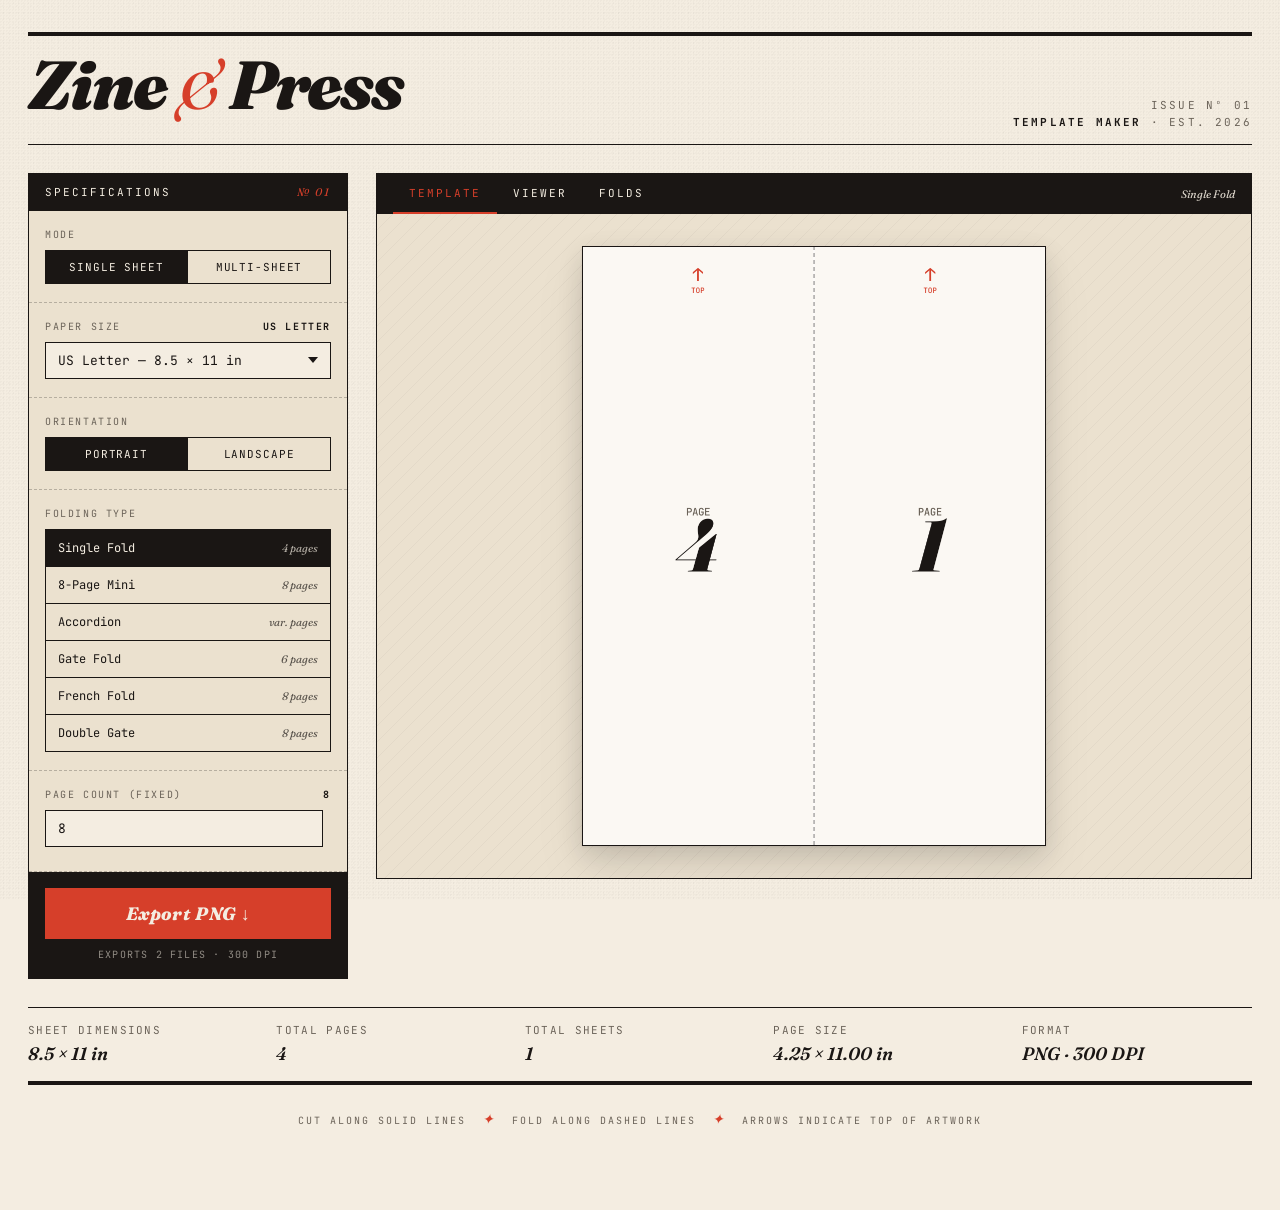
<file: Zine (3).html>
<!DOCTYPE html>
<html lang="en">
<head>
<meta charset="UTF-8" />
<meta name="viewport" content="width=device-width, initial-scale=1.0"/>
<title>Zine Press · Template Maker</title>
<link rel="preconnect" href="https://fonts.googleapis.com">
<link rel="preconnect" href="https://fonts.gstatic.com" crossorigin>
<link href="https://fonts.googleapis.com/css2?family=Fraunces:opsz,wght@9..144,400;9..144,600;9..144,800;9..144,900&family=JetBrains+Mono:wght@400;500;700&display=swap" rel="stylesheet">
<style>
  :root {
    --ink: #1a1614;
    --paper: #f4ede1;
    --paper-2: #ebe1cf;
    --rule: #1a1614;
    --accent: #d63f2a;
    --accent-2: #2d5d3f;
    --muted: #6b6359;
  }

  * { box-sizing: border-box; margin: 0; padding: 0; }

  /* kill mobile tap-highlight rectangle and stuck focus boxes */
  button {
    -webkit-tap-highlight-color: transparent;
  }
  button:focus { outline: none; }
  button:focus-visible { outline: 2px solid var(--accent); outline-offset: 2px; }

  /* Mobile-only: disable :hover states so they don't stick after taps,
     which on Chrome mobile can leave a "ghost" of the button visible. */
  @media (hover: none) {
    .seg button:hover { background: transparent !important; }
    .fold-list button:hover { background: transparent !important; }
    .count-toggle button:hover { background: transparent !important; }
    .template-nav button:hover:not(:disabled) { background: var(--paper) !important; color: var(--ink) !important; }
    .export-btn:hover { background: var(--accent) !important; transform: none !important; }
  }

  html, body {
    background: var(--paper);
    color: var(--ink);
    font-family: 'JetBrains Mono', monospace;
    font-size: 14px;
    line-height: 1.5;
    min-height: 100vh;
  }

  body::before {
    content: '';
    position: fixed;
    inset: 0;
    pointer-events: none;
    background-image:
      radial-gradient(circle at 20% 30%, rgba(0,0,0,0.02) 1px, transparent 1px),
      radial-gradient(circle at 70% 60%, rgba(0,0,0,0.025) 1px, transparent 1px),
      radial-gradient(circle at 40% 80%, rgba(0,0,0,0.015) 1px, transparent 1px);
    background-size: 3px 3px, 5px 5px, 7px 7px;
    z-index: 1;
    mix-blend-mode: multiply;
  }

  .app {
    position: relative;
    z-index: 2;
    max-width: 1400px;
    margin: 0 auto;
    padding: 32px 28px 80px;
  }

  /* ===== HEADER ===== */
  header {
    border-top: 4px solid var(--ink);
    border-bottom: 1px solid var(--ink);
    padding: 18px 0 14px;
    margin-bottom: 28px;
    display: flex;
    align-items: baseline;
    justify-content: space-between;
    flex-wrap: wrap;
    gap: 12px;
  }

  .masthead {
    font-family: 'Fraunces', serif;
    font-weight: 900;
    font-size: clamp(38px, 7vw, 68px);
    letter-spacing: -0.03em;
    line-height: 0.9;
    font-style: italic;
  }
  .masthead .amp { font-weight: 400; font-style: italic; color: var(--accent); }

  .tagline {
    font-size: 11px;
    text-transform: uppercase;
    letter-spacing: 0.2em;
    color: var(--muted);
    text-align: right;
  }
  .tagline strong { color: var(--ink); }

  .grid {
    display: grid;
    grid-template-columns: 320px 1fr;
    gap: 28px;
    align-items: start;
  }
  @media (max-width: 880px) { .grid { grid-template-columns: 1fr; } }

  /* ===== CONTROLS ===== */
  .panel {
    background: var(--paper-2);
    border: 1px solid var(--ink);
    position: sticky;
    top: 20px;
  }
  /* Disable sticky on mobile - causes paint glitches and isn't useful on small screens */
  @media (max-width: 880px) {
    .panel { position: static; }
  }
  .panel-header {
    background: var(--ink);
    color: var(--paper);
    padding: 10px 16px;
    font-size: 11px;
    text-transform: uppercase;
    letter-spacing: 0.18em;
    display: flex;
    justify-content: space-between;
  }
  .panel-header .num {
    font-family: 'Fraunces', serif;
    font-style: italic;
    font-weight: 400;
    color: var(--accent);
  }

  .control-group {
    padding: 16px 16px 18px;
    border-bottom: 1px dashed rgba(26,22,20,0.25);
  }
  .control-group:last-of-type { border-bottom: none; }

  .control-label {
    font-size: 10px;
    text-transform: uppercase;
    letter-spacing: 0.16em;
    color: var(--muted);
    margin-bottom: 8px;
    display: flex;
    justify-content: space-between;
    align-items: baseline;
  }
  .control-label .value { color: var(--ink); font-weight: 700; }

  .seg { display: grid; gap: 0; border: 1px solid var(--ink); }
  .seg.cols-2 { grid-template-columns: 1fr 1fr; }
  .seg.cols-3 { grid-template-columns: 1fr 1fr 1fr; }
  .seg button {
    background: transparent;
    border: none;
    border-right: 1px solid var(--ink);
    padding: 9px 6px;
    font-family: inherit;
    font-size: 11px;
    text-transform: uppercase;
    letter-spacing: 0.08em;
    cursor: pointer;
    color: var(--ink);
    transition: background 0.15s;
  }
  .seg button:last-child { border-right: none; }
  .seg button:hover { background: rgba(26,22,20,0.06); }
  .seg button.active { background: var(--ink); color: var(--paper); }

  select, input[type="number"] {
    width: 100%;
    background: var(--paper);
    border: 1px solid var(--ink);
    padding: 9px 12px;
    font-family: inherit;
    font-size: 13px;
    color: var(--ink);
    cursor: pointer;
    appearance: none;
    -webkit-appearance: none;
    background-image: url("data:image/svg+xml;charset=utf-8,%3Csvg xmlns='http://www.w3.org/2000/svg' width='10' height='6' viewBox='0 0 10 6'%3E%3Cpath fill='%231a1614' d='M0 0l5 6 5-6z'/%3E%3C/svg%3E");
    background-repeat: no-repeat;
    background-position: right 12px center;
    padding-right: 30px;
  }
  input[type="number"] { background-image: none; padding-right: 12px; }

  .fold-list { display: flex; flex-direction: column; border: 1px solid var(--ink); }
  .fold-list button {
    background: transparent;
    border: none;
    border-bottom: 1px solid var(--ink);
    padding: 10px 12px;
    text-align: left;
    cursor: pointer;
    font-family: inherit;
    font-size: 12px;
    color: var(--ink);
    display: flex;
    justify-content: space-between;
    align-items: center;
    transition: background 0.15s;
  }
  .fold-list button:last-child { border-bottom: none; }
  .fold-list button:hover { background: rgba(26,22,20,0.06); }
  .fold-list button.active { background: var(--ink); color: var(--paper); }
  .fold-list button .pages {
    font-family: 'Fraunces', serif;
    font-style: italic;
    opacity: 0.7;
    font-size: 11px;
  }

  /* count-input row */
  .count-row {
    display: grid;
    grid-template-columns: 1fr auto;
    gap: 8px;
    align-items: stretch;
  }
  .count-toggle {
    display: flex;
    border: 1px solid var(--ink);
  }
  .count-toggle button {
    background: transparent;
    border: none;
    padding: 0 10px;
    font-family: inherit;
    font-size: 10px;
    text-transform: uppercase;
    letter-spacing: 0.1em;
    cursor: pointer;
    color: var(--ink);
    border-right: 1px solid var(--ink);
  }
  .count-toggle button:last-child { border-right: none; }
  .count-toggle button.active { background: var(--ink); color: var(--paper); }

  .count-helper {
    font-size: 10px;
    color: var(--muted);
    margin-top: 6px;
    font-style: italic;
    font-family: 'Fraunces', serif;
  }

  .export-zone { padding: 16px; background: var(--ink); }
  .export-btn {
    width: 100%;
    background: var(--accent);
    color: var(--paper);
    border: none;
    padding: 14px;
    font-family: 'Fraunces', serif;
    font-style: italic;
    font-weight: 800;
    font-size: 18px;
    letter-spacing: 0.02em;
    cursor: pointer;
  }
  .export-btn:hover { background: #b8331f; }
  .export-btn:active { background: #a02c1a; }
  .export-note {
    color: var(--paper);
    opacity: 0.55;
    font-size: 10px;
    text-transform: uppercase;
    letter-spacing: 0.12em;
    margin-top: 8px;
    text-align: center;
  }

  /* ===== STAGE ===== */
  .stage {
    background: var(--paper-2);
    border: 1px solid var(--ink);
    overflow: hidden;
  }
  .stage-header {
    background: var(--ink);
    color: var(--paper);
    padding: 0 16px;
    display: flex;
    justify-content: space-between;
    align-items: stretch;
    font-size: 11px;
    text-transform: uppercase;
    letter-spacing: 0.18em;
  }
  .tabs { display: flex; }
  .tabs button {
    background: transparent;
    color: var(--paper);
    border: none;
    padding: 12px 16px;
    font-family: inherit;
    font-size: 11px;
    text-transform: uppercase;
    letter-spacing: 0.18em;
    cursor: pointer;
    border-bottom: 2px solid transparent;
    transition: border-color 0.2s, color 0.2s;
  }
  .tabs button.active {
    border-bottom: 2px solid var(--accent);
    color: var(--accent);
  }
  .tabs button:hover:not(.active) { color: rgba(244,237,225,0.7); }

  .stage-meta {
    font-family: 'Fraunces', serif;
    font-style: italic;
    font-weight: 400;
    text-transform: none;
    letter-spacing: 0;
    color: var(--paper);
    opacity: 0.9;
    align-self: center;
  }
  .stage-meta .accent { color: var(--accent); }

  .canvas-wrap {
    padding: 32px;
    display: flex;
    flex-direction: column;
    align-items: center;
    justify-content: center;
    min-height: 500px;
    background:
      linear-gradient(135deg, transparent 49%, rgba(26,22,20,0.04) 49%, rgba(26,22,20,0.04) 51%, transparent 51%),
      var(--paper-2);
    background-size: 16px 16px;
  }
  canvas {
    background: white;
    box-shadow:
      0 1px 2px rgba(0,0,0,0.08),
      0 8px 24px rgba(0,0,0,0.12),
      0 24px 48px rgba(0,0,0,0.08);
    max-width: 100%;
    height: auto;
  }

  .template-nav {
    display: flex;
    gap: 12px;
    align-items: center;
    margin-top: 20px;
    font-size: 11px;
    text-transform: uppercase;
    letter-spacing: 0.12em;
    color: var(--muted);
  }
  .template-nav button {
    background: var(--paper);
    border: 1px solid var(--ink);
    width: 32px;
    height: 32px;
    font-family: inherit;
    font-size: 16px;
    cursor: pointer;
  }
  .template-nav button:hover:not(:disabled) { background: var(--ink); color: var(--paper); }
  .template-nav button:disabled { opacity: 0.3; cursor: not-allowed; }
  .template-nav .label strong {
    font-family: 'Fraunces', serif;
    font-style: italic;
    font-weight: 700;
    font-size: 16px;
    text-transform: none;
    letter-spacing: 0;
    color: var(--ink);
  }

  /* viewer */
  .viewer-wrap {
    padding: 28px;
    background: var(--paper-2);
    background-image:
      linear-gradient(135deg, transparent 49%, rgba(26,22,20,0.04) 49%, rgba(26,22,20,0.04) 51%, transparent 51%);
    background-size: 16px 16px;
  }
  .sheet-stack {
    display: flex;
    flex-direction: column;
    gap: 32px;
  }
  .sheet-row {
    display: grid;
    grid-template-columns: 1fr 1fr;
    gap: 24px;
  }
  @media (max-width: 700px) { .sheet-row { grid-template-columns: 1fr; } }
  .sheet-card {
    display: flex;
    flex-direction: column;
    align-items: center;
  }
  .sheet-label {
    font-size: 10px;
    text-transform: uppercase;
    letter-spacing: 0.18em;
    color: var(--muted);
    margin-bottom: 10px;
    display: flex;
    align-items: center;
    gap: 8px;
  }
  .sheet-label strong {
    font-family: 'Fraunces', serif;
    font-style: italic;
    font-weight: 700;
    font-size: 16px;
    text-transform: none;
    letter-spacing: 0;
    color: var(--ink);
  }
  .sheet-label .dot {
    width: 8px; height: 8px; border-radius: 50%;
    background: var(--accent);
  }
  .sheet-label .dot.back { background: var(--accent-2); }
  .sheet-card canvas { max-width: 100%; height: auto; }

  .sheet-divider {
    border: none;
    border-top: 1px dashed rgba(26,22,20,0.3);
    margin: 4px 0;
  }
  .sheet-group-label {
    font-family: 'Fraunces', serif;
    font-style: italic;
    font-weight: 700;
    font-size: 18px;
    color: var(--ink);
    text-align: center;
    margin-bottom: 8px;
    letter-spacing: -0.01em;
  }
  .sheet-group-label .small {
    font-family: 'JetBrains Mono', monospace;
    font-style: normal;
    font-weight: 500;
    font-size: 10px;
    text-transform: uppercase;
    letter-spacing: 0.18em;
    color: var(--muted);
    display: block;
    margin-top: 2px;
  }

  .legend {
    display: flex;
    flex-wrap: wrap;
    gap: 18px;
    padding: 14px 16px;
    background: var(--paper);
    border: 1px solid var(--ink);
    margin-top: 18px;
    font-size: 11px;
    text-transform: uppercase;
    letter-spacing: 0.1em;
    color: var(--muted);
  }
  .legend-item { display: flex; align-items: center; gap: 8px; }
  .legend-line { width: 28px; height: 0; border-top: 2px solid var(--ink); }
  .legend-line.fold { border-top: 1.5px dashed var(--ink); }
  .legend-line.cut { border-top: 2.5px solid var(--accent); }
  .legend-line.valley { border-top: 1.5px dashed var(--accent-2); }
  .legend-arrow {
    width: 14px; height: 14px;
    display: flex; align-items: center; justify-content: center;
    color: var(--accent);
    font-size: 14px;
  }

  .booklet-preview {
    background: var(--paper);
    border: 1px solid var(--ink);
    padding: 20px;
    margin-top: 20px;
  }
  .booklet-title {
    font-size: 10px;
    text-transform: uppercase;
    letter-spacing: 0.18em;
    color: var(--muted);
    margin-bottom: 14px;
    display: flex;
    align-items: center;
    gap: 8px;
  }
  .booklet-title strong {
    font-family: 'Fraunces', serif;
    font-style: italic;
    font-weight: 700;
    font-size: 16px;
    text-transform: none;
    letter-spacing: 0;
    color: var(--ink);
  }
  .booklet-pages { display: flex; flex-wrap: wrap; gap: 10px; }
  .mini-page {
    width: 60px;
    aspect-ratio: 0.7 / 1;
    background: white;
    border: 1px solid var(--ink);
    display: flex;
    flex-direction: column;
    align-items: center;
    justify-content: center;
    font-family: 'Fraunces', serif;
    font-style: italic;
    font-weight: 800;
    font-size: 22px;
    color: var(--ink);
    position: relative;
  }
  .mini-page::before {
    content: 'PAGE';
    position: absolute;
    top: 6px;
    font-family: 'JetBrains Mono', monospace;
    font-weight: 500;
    font-style: normal;
    font-size: 7px;
    letter-spacing: 0.1em;
    color: var(--muted);
  }

  /* ===== WIKI TAB ===== */
  .wiki-wrap {
    padding: 32px;
    background:
      linear-gradient(135deg, transparent 49%, rgba(26,22,20,0.04) 49%, rgba(26,22,20,0.04) 51%, transparent 51%),
      var(--paper-2);
    background-size: 16px 16px;
  }
  .wiki-intro {
    border-top: 2px solid var(--ink);
    border-bottom: 1px solid var(--ink);
    padding: 14px 0;
    margin-bottom: 28px;
    text-align: center;
  }
  .wiki-intro h2 {
    font-family: 'Fraunces', serif;
    font-style: italic;
    font-weight: 800;
    font-size: 28px;
    line-height: 1;
    letter-spacing: -0.02em;
    color: var(--ink);
  }
  .wiki-intro p {
    font-size: 11px;
    text-transform: uppercase;
    letter-spacing: 0.18em;
    color: var(--muted);
    margin-top: 6px;
  }

  .wiki-grid {
    display: grid;
    grid-template-columns: repeat(auto-fit, minmax(280px, 1fr));
    gap: 20px;
  }

  .wiki-card {
    background: var(--paper);
    border: 1px solid var(--ink);
    display: flex;
    flex-direction: column;
    overflow: hidden;
  }
  .wiki-card-header {
    background: var(--ink);
    color: var(--paper);
    padding: 10px 14px;
    display: flex;
    justify-content: space-between;
    align-items: baseline;
    border-bottom: 3px solid var(--accent);
  }
  .wiki-card-header .name {
    font-family: 'Fraunces', serif;
    font-style: italic;
    font-weight: 800;
    font-size: 20px;
    letter-spacing: -0.01em;
  }
  .wiki-card-header .meta {
    font-size: 9px;
    text-transform: uppercase;
    letter-spacing: 0.18em;
    color: var(--accent);
  }

  .wiki-diagram {
    background: #fbf8f3;
    padding: 18px 14px;
    border-bottom: 1px solid var(--ink);
    overflow-x: auto;
    -webkit-overflow-scrolling: touch;
  }
  .step-strip {
    display: flex;
    align-items: stretch;
    gap: 4px;
    min-width: min-content;
  }
  .step {
    display: flex;
    flex-direction: column;
    align-items: center;
    flex: 0 0 auto;
    width: 78px;
  }
  .step-svg {
    width: 78px;
    height: 78px;
    display: flex;
    align-items: center;
    justify-content: center;
    border: 1px solid rgba(26,22,20,0.15);
    background: white;
    margin-bottom: 6px;
  }
  .step-svg svg { display: block; max-width: 100%; max-height: 100%; }
  .step-label {
    font-family: 'JetBrains Mono', monospace;
    font-size: 8px;
    text-transform: uppercase;
    letter-spacing: 0.08em;
    color: var(--muted);
    text-align: center;
    line-height: 1.3;
    padding: 0 2px;
  }
  .step-label .num {
    font-family: 'Fraunces', serif;
    font-style: italic;
    font-weight: 700;
    font-size: 11px;
    color: var(--accent);
    text-transform: none;
    letter-spacing: 0;
    display: block;
    margin-bottom: 1px;
  }
  .step-arrow {
    display: flex;
    align-items: center;
    justify-content: center;
    width: 18px;
    flex: 0 0 auto;
    color: var(--accent);
    font-size: 16px;
    padding-bottom: 18px;
  }

  .wiki-body {
    padding: 16px 14px;
    flex: 1 1 auto;
    display: flex;
    flex-direction: column;
    gap: 12px;
  }
  .wiki-section {
    font-size: 12px;
    line-height: 1.6;
    color: var(--ink);
  }
  .wiki-section h4 {
    font-size: 9px;
    text-transform: uppercase;
    letter-spacing: 0.18em;
    color: var(--muted);
    font-weight: 500;
    margin-bottom: 4px;
  }
  .wiki-section ol {
    padding-left: 18px;
    font-size: 11.5px;
  }
  .wiki-section ol li { margin-bottom: 3px; }
  .wiki-tags {
    display: flex;
    flex-wrap: wrap;
    gap: 6px;
    padding-top: 8px;
    border-top: 1px dashed rgba(26,22,20,0.25);
  }
  .wiki-tag {
    font-size: 9px;
    text-transform: uppercase;
    letter-spacing: 0.12em;
    padding: 3px 8px;
    border: 1px solid var(--ink);
    background: var(--paper-2);
    color: var(--ink);
  }
  .wiki-tag.diff-easy { background: #e8f0e2; }
  .wiki-tag.diff-med { background: #f5ead0; }
  .wiki-tag.diff-hard { background: #f0d7d1; }
  .wiki-tag.use { background: var(--ink); color: var(--paper); border-color: var(--ink); }

  .wiki-section-title {
    grid-column: 1 / -1;
    font-family: 'Fraunces', serif;
    font-style: italic;
    font-weight: 700;
    font-size: 22px;
    color: var(--ink);
    margin-top: 16px;
    margin-bottom: -4px;
    border-bottom: 1px dashed rgba(26,22,20,0.3);
    padding-bottom: 8px;
  }
  .wiki-section-title:first-child { margin-top: 0; }

  /* ===== INFO STRIP ===== */
  .info-strip {
    margin-top: 28px;
    border-top: 1px solid var(--ink);
    border-bottom: 4px solid var(--ink);
    padding: 14px 0;
    display: grid;
    grid-template-columns: repeat(auto-fit, minmax(170px, 1fr));
    gap: 18px;
  }
  .info-item {
    font-size: 11px;
    text-transform: uppercase;
    letter-spacing: 0.12em;
    color: var(--muted);
  }
  .info-item strong {
    display: block;
    font-family: 'Fraunces', serif;
    font-style: italic;
    font-weight: 600;
    font-size: 18px;
    text-transform: none;
    letter-spacing: 0;
    color: var(--ink);
    margin-top: 2px;
  }

  footer {
    margin-top: 24px;
    text-align: center;
    font-size: 10px;
    text-transform: uppercase;
    letter-spacing: 0.2em;
    color: var(--muted);
  }
  footer .ornament {
    font-family: 'Fraunces', serif;
    font-style: italic;
    font-size: 14px;
    color: var(--accent);
    margin: 0 8px;
  }

  .hidden { display: none !important; }

  /* ==========================================================
     MOBILE-FIRST RESPONSIVE TUNING
     ========================================================== */

  /* Tablet / smaller laptop */
  @media (max-width: 880px) {
    .app { padding: 20px 16px 60px; }
    header { padding: 14px 0 12px; margin-bottom: 20px; }
    .grid { gap: 20px; }
    .info-strip { grid-template-columns: repeat(2, 1fr); gap: 14px; }
    .canvas-wrap { padding: 20px; min-height: 360px; }
    .viewer-wrap, .wiki-wrap { padding: 20px; }
    .wiki-grid { grid-template-columns: 1fr; gap: 16px; }
  }

  /* Phone */
  @media (max-width: 600px) {
    .app { padding: 14px 10px 50px; }

    /* HEADER */
    header {
      flex-direction: column;
      align-items: flex-start;
      padding: 12px 0 10px;
      margin-bottom: 16px;
      gap: 4px;
    }
    .masthead { font-size: 44px; }
    .tagline { text-align: left; font-size: 10px; letter-spacing: 0.16em; }
    .tagline br { display: none; }
    .tagline strong::before { content: ' · '; color: var(--muted); font-weight: 400; }

    /* GRID */
    .grid { gap: 14px; }

    /* CONTROL PANEL */
    .panel-header { padding: 9px 14px; font-size: 10px; }
    .control-group { padding: 12px 14px 14px; }
    .control-label { font-size: 9px; margin-bottom: 6px; }
    .seg button { padding: 10px 4px; font-size: 10px; }
    .fold-list button { padding: 10px; font-size: 11px; }
    .fold-list button .pages { font-size: 10px; }
    select, input[type="number"] { padding: 10px 12px; font-size: 14px; }
    .count-toggle button { padding: 0 8px; font-size: 9px; }
    .count-helper { font-size: 11px; }

    /* EXPORT */
    .export-zone { padding: 14px; }
    .export-btn { padding: 14px; font-size: 17px; }
    .export-note { font-size: 9px; }

    /* STAGE / TABS */
    .stage-header { padding: 0 6px; flex-wrap: wrap; }
    .tabs button { padding: 11px 10px; font-size: 10px; letter-spacing: 0.12em; }
    .stage-meta {
      width: 100%;
      padding: 6px 10px 8px;
      text-align: center;
      font-size: 13px;
      border-top: 1px solid rgba(244,237,225,0.15);
      align-self: stretch;
    }

    /* CANVAS / TEMPLATE */
    .canvas-wrap { padding: 16px 12px; min-height: 300px; }
    .template-nav { gap: 8px; margin-top: 14px; font-size: 10px; }
    .template-nav button { width: 36px; height: 36px; font-size: 18px; }

    /* VIEWER */
    .viewer-wrap { padding: 14px 12px; }
    .sheet-stack { gap: 22px; }
    .sheet-row { gap: 16px; grid-template-columns: 1fr; }
    .sheet-card canvas { max-width: 100%; }
    .sheet-label { font-size: 9px; }
    .sheet-label strong { font-size: 14px; }
    .legend { gap: 10px; padding: 12px; font-size: 10px; }
    .legend-item { gap: 6px; }
    .booklet-preview { padding: 14px; }
    .booklet-pages { gap: 8px; }
    .mini-page { width: 50px; font-size: 18px; }
    .mini-page::before { font-size: 6px; top: 4px; }

    /* WIKI */
    .wiki-wrap { padding: 14px 12px; }
    .wiki-intro { padding: 10px 0; margin-bottom: 18px; }
    .wiki-intro h2 { font-size: 22px; }
    .wiki-intro p { font-size: 9px; letter-spacing: 0.14em; }
    .wiki-card-header { padding: 10px 12px; }
    .wiki-card-header .name { font-size: 17px; }
    .wiki-card-header .meta { font-size: 8px; letter-spacing: 0.14em; }
    .wiki-diagram { padding: 14px 10px; }
    .step { width: 70px; }
    .step-svg { width: 70px; height: 70px; }
    .step-arrow { width: 14px; padding-bottom: 18px; font-size: 14px; }
    .wiki-body { padding: 14px 12px; gap: 10px; }
    .wiki-section { font-size: 12px; }
    .wiki-section ol { font-size: 12px; padding-left: 16px; }
    .wiki-tag { font-size: 9px; padding: 3px 7px; }
    .wiki-section-title { font-size: 18px; margin-top: 10px; }

    /* INFO STRIP */
    .info-strip { grid-template-columns: 1fr 1fr; gap: 12px 14px; padding: 12px 0; }
    .info-item { font-size: 10px; }
    .info-item strong { font-size: 16px; }

    footer {
      margin-top: 18px;
      font-size: 9px;
      letter-spacing: 0.16em;
      line-height: 1.8;
    }
    footer .ornament { font-size: 12px; margin: 0 4px; }
  }

  /* Very narrow phones */
  @media (max-width: 380px) {
    .app { padding: 12px 8px 40px; }
    .masthead { font-size: 38px; }
    .info-strip { grid-template-columns: 1fr; }
    .tabs button { padding: 10px 8px; font-size: 9px; }
    .legend { gap: 8px; }
    .canvas-wrap { padding: 12px 8px; }
    .viewer-wrap, .wiki-wrap { padding: 12px 8px; }
  }
</style>
</head>
<body>
<div class="app">

  <header>
    <div class="masthead">Zine <span class="amp">&amp;</span> Press</div>
    <div class="tagline">
      Issue Nº 01 <br/>
      <strong>Template Maker</strong> · Est. 2026
    </div>
  </header>

  <div class="grid">

    <!-- ============ CONTROLS ============ -->
    <aside class="panel">
      <div class="panel-header">
        <span>Specifications</span>
        <span class="num">№ 01</span>
      </div>

      <!-- MODE -->
      <div class="control-group">
        <div class="control-label"><span>Mode</span></div>
        <div class="seg cols-2" id="mode">
          <button data-val="single" class="active">Single Sheet</button>
          <button data-val="multi">Multi-Sheet</button>
        </div>
      </div>

      <!-- PAPER SIZE -->
      <div class="control-group">
        <div class="control-label">
          <span>Paper Size</span>
          <span class="value" id="size-value">US Letter</span>
        </div>
        <select id="size">
          <option value="letter">US Letter — 8.5 × 11 in</option>
          <option value="legal">US Legal — 8.5 × 14 in</option>
          <option value="tabloid">Tabloid — 11 × 17 in</option>
          <option value="a3">A3 — 297 × 420 mm</option>
          <option value="a4">A4 — 210 × 297 mm</option>
          <option value="a5">A5 — 148 × 210 mm</option>
        </select>
      </div>

      <!-- ORIENTATION -->
      <div class="control-group">
        <div class="control-label"><span>Orientation</span></div>
        <div class="seg cols-2" id="orientation">
          <button data-val="portrait" class="active">Portrait</button>
          <button data-val="landscape">Landscape</button>
        </div>
      </div>

      <!-- FOLD TYPE (single sheet) -->
      <div class="control-group" id="fold-group">
        <div class="control-label"><span>Folding Type</span></div>
        <div class="fold-list" id="fold">
          <button data-val="single" data-pages="4" class="active">
            <span>Single Fold</span><span class="pages">4 pages</span>
          </button>
          <button data-val="mini8" data-pages="8">
            <span>8-Page Mini</span><span class="pages">8 pages</span>
          </button>
          <button data-val="accordion" data-pages="8">
            <span>Accordion</span><span class="pages">var. pages</span>
          </button>
          <button data-val="gate" data-pages="6">
            <span>Gate Fold</span><span class="pages">6 pages</span>
          </button>
          <button data-val="french" data-pages="8">
            <span>French Fold</span><span class="pages">8 pages</span>
          </button>
          <button data-val="double-gate" data-pages="8">
            <span>Double Gate</span><span class="pages">8 pages</span>
          </button>
        </div>
      </div>

      <!-- BINDING TYPE (multi-sheet) -->
      <div class="control-group hidden" id="binding-group">
        <div class="control-label"><span>Binding Type</span></div>
        <div class="fold-list" id="binding">
          <button data-val="saddle" class="active">
            <span>Saddle-Stitched</span><span class="pages">imposed</span>
          </button>
          <button data-val="perfect">
            <span>Perfect Bound</span><span class="pages">stacked</span>
          </button>
          <button data-val="signature">
            <span>Signature Booklet</span><span class="pages">grouped</span>
          </button>
          <button data-val="french-book">
            <span>French-Fold Book</span><span class="pages">tip-bound</span>
          </button>
        </div>
      </div>

      <!-- PAGE / SHEET COUNT -->
      <div class="control-group" id="count-group">
        <div class="control-label">
          <span id="count-label-text">Page Count</span>
          <span class="value" id="count-value">8</span>
        </div>
        <div class="count-row">
          <input type="number" id="count" min="4" max="64" step="2" value="8" />
          <div class="count-toggle hidden" id="count-toggle">
            <button data-val="pages" class="active">Pages</button>
            <button data-val="sheets">Sheets</button>
          </div>
        </div>
        <div class="count-helper" id="count-helper"></div>
      </div>

      <!-- SIGNATURE SIZE (only for signature booklet) -->
      <div class="control-group hidden" id="sig-group">
        <div class="control-label">
          <span>Pages per Signature</span>
          <span class="value" id="sig-value">8</span>
        </div>
        <select id="sig-size">
          <option value="4">4 pages (1 sheet)</option>
          <option value="8" selected>8 pages (2 sheets)</option>
          <option value="16">16 pages (4 sheets)</option>
          <option value="32">32 pages (8 sheets)</option>
        </select>
      </div>

      <div class="export-zone">
        <button class="export-btn" id="export">Export PNG ↓</button>
        <div class="export-note" id="export-note">Exports 1 file · 300 DPI</div>
      </div>
    </aside>

    <!-- ============ PREVIEW ============ -->
    <main class="stage">
      <div class="stage-header">
        <div class="tabs">
          <button class="active" data-tab="template" type="button">Template</button>
          <button data-tab="viewer" type="button">Viewer</button>
          <button data-tab="wiki" type="button">Folds</button>
        </div>
        <span class="stage-meta">
          <span id="meta-fold">Single Fold</span>
        </span>
      </div>

      <div class="canvas-wrap" id="tab-template">
        <canvas id="canvas"></canvas>
        <div class="template-nav hidden" id="template-nav">
          <button id="tpl-prev">‹</button>
          <div class="label">Sheet <strong id="tpl-sheet-num">1</strong> of <strong id="tpl-sheet-total">1</strong></div>
          <button id="tpl-next">›</button>
        </div>
      </div>

      <div class="viewer-wrap hidden" id="tab-viewer">
        <div class="sheet-stack" id="sheet-stack"></div>

        <div class="legend">
          <div class="legend-item"><span class="legend-line"></span> Sheet edge / cut</div>
          <div class="legend-item"><span class="legend-line fold"></span> Mountain fold</div>
          <div class="legend-item"><span class="legend-line valley"></span> Valley fold</div>
          <div class="legend-item"><span class="legend-line cut"></span> Slit / cut line</div>
          <div class="legend-item"><span class="legend-arrow">↑</span> Top of artwork</div>
        </div>

        <div class="booklet-preview">
          <div class="booklet-title">↳ <strong>Reading Order</strong> · how it reads when bound/folded</div>
          <div class="booklet-pages" id="booklet-pages"></div>
        </div>
      </div>

      <!-- ============ WIKI TAB ============ -->
      <div class="wiki-wrap hidden" id="tab-wiki">
        <div class="wiki-intro">
          <h2>The Folder's Almanac</h2>
          <p>A reference of fold &amp; binding types</p>
        </div>
        <div class="wiki-grid" id="wiki-grid"></div>
      </div>
    </main>
  </div>

  <div class="info-strip">
    <div class="info-item">Sheet Dimensions <strong id="info-dim">8.5 × 11 in</strong></div>
    <div class="info-item">Total Pages <strong id="info-pages">4</strong></div>
    <div class="info-item">Total Sheets <strong id="info-sheets">1</strong></div>
    <div class="info-item">Page Size <strong id="info-page">4.25 × 5.5 in</strong></div>
    <div class="info-item">Format <strong id="info-format">PNG · 300 DPI</strong></div>
  </div>

  <footer>
    Cut along solid lines <span class="ornament">✦</span> Fold along dashed lines <span class="ornament">✦</span> Arrows indicate top of artwork
  </footer>
</div>

<script>
  // ============================================================
  // STATE
  // ============================================================
  const state = {
    mode: 'single',          // 'single' | 'multi'
    size: 'letter',
    orientation: 'portrait',
    fold: 'single',          // single-sheet fold type
    binding: 'saddle',       // multi-sheet binding type
    pageCount: 8,
    countMode: 'pages',      // 'pages' | 'sheets' (for multi-sheet input)
    sigSize: 8,              // pages per signature
    tab: 'template',
    templateSheet: 0,        // index of currently-shown sheet in template tab
  };

  const SIZES = {
    letter:  { w: 8.5, h: 11,  label: 'US Letter', short: '8.5 × 11 in' },
    legal:   { w: 8.5, h: 14,  label: 'US Legal',  short: '8.5 × 14 in' },
    tabloid: { w: 11,  h: 17,  label: 'Tabloid',   short: '11 × 17 in' },
    a3:      { w: 11.69, h: 16.54, label: 'A3', short: '297 × 420 mm' },
    a4:      { w: 8.27, h: 11.69, label: 'A4',  short: '210 × 297 mm' },
    a5:      { w: 5.83, h: 8.27,  label: 'A5',  short: '148 × 210 mm' },
  };

  const FOLD_LABELS = {
    'single': 'Single Fold',
    'mini8': '8-Page Mini',
    'accordion': 'Accordion',
    'gate': 'Gate Fold',
    'french': 'French Fold',
    'double-gate': 'Double Gate',
  };
  const BINDING_LABELS = {
    'saddle': 'Saddle-Stitched',
    'perfect': 'Perfect Bound',
    'signature': 'Signature Booklet',
    'french-book': 'French-Fold Book',
  };

  // ============================================================
  // ELEMENTS
  // ============================================================
  const canvas = document.getElementById('canvas');
  const ctx = canvas.getContext('2d');

  const sizeSel = document.getElementById('size');
  const modeBtns = document.querySelectorAll('#mode button');
  const orientBtns = document.querySelectorAll('#orientation button');
  const foldBtns = document.querySelectorAll('#fold button');
  const bindingBtns = document.querySelectorAll('#binding button');
  const countInput = document.getElementById('count');
  const countToggleBtns = document.querySelectorAll('#count-toggle button');
  const sigSel = document.getElementById('sig-size');
  const tabBtns = document.querySelectorAll('.tabs button');

  // ============================================================
  // DIMENSIONS
  // ============================================================
  function getDimensions() {
    const s = SIZES[state.size];
    let w = s.w, h = s.h;
    if (state.orientation === 'landscape') { [w, h] = [h, w]; }
    return { w, h };
  }

  // ============================================================
  // SINGLE-SHEET LAYOUTS (returns ONE sheet object)
  // ============================================================
  function getSingleLayout(fold, w, h) {
    if (fold === 'single') {
      const pageW = w / 2, pageH = h;
      return {
        pageW, pageH,
        cells: [
          { x: 0,     y: 0, w: pageW, h: pageH, num: 4 },
          { x: pageW, y: 0, w: pageW, h: pageH, num: 1 },
        ],
        back: [
          { x: 0,     y: 0, w: pageW, h: pageH, num: 2 },
          { x: pageW, y: 0, w: pageW, h: pageH, num: 3 },
        ],
        folds: [{ x1: pageW, y1: 0, x2: pageW, y2: h, kind: 'mountain' }],
        cuts: [],
        readingOrder: [1, 2, 3, 4],
      };
    }
    if (fold === 'mini8') {
      const pageW = w / 4, pageH = h / 2;
      const cells = [
        { col: 0, row: 0, num: 5, rotate: 180 },
        { col: 1, row: 0, num: 4, rotate: 180 },
        { col: 2, row: 0, num: 3, rotate: 180 },
        { col: 3, row: 0, num: 2, rotate: 180 },
        { col: 0, row: 1, num: 6, rotate: 0 },
        { col: 1, row: 1, num: 7, rotate: 0 },
        { col: 2, row: 1, num: 8, rotate: 0 },
        { col: 3, row: 1, num: 1, rotate: 0 },
      ].map(c => ({ x: c.col * pageW, y: c.row * pageH, w: pageW, h: pageH, num: c.num, rotate: c.rotate }));
      const folds = [
        { x1: 0,         y1: pageH, x2: pageW,   y2: pageH, kind: 'mountain' },
        { x1: 3*pageW,   y1: pageH, x2: w,       y2: pageH, kind: 'mountain' },
        { x1: pageW,     y1: 0,     x2: pageW,   y2: h,     kind: 'valley' },
        { x1: 2*pageW,   y1: 0,     x2: 2*pageW, y2: h,     kind: 'mountain' },
        { x1: 3*pageW,   y1: 0,     x2: 3*pageW, y2: h,     kind: 'valley' },
      ];
      const cuts = [{ x1: pageW, y1: pageH, x2: 3*pageW, y2: pageH, kind: 'cut' }];
      return { pageW, pageH, cells, back: null, folds, cuts, readingOrder: [1,2,3,4,5,6,7,8] };
    }
    if (fold === 'accordion') {
      const n = state.pageCount;
      const horiz = w >= h;
      const cols = horiz ? n : 1;
      const rows = horiz ? 1 : n;
      const pageW = w / cols, pageH = h / rows;
      const cells = [], folds = [], back = [];
      for (let i = 0; i < n; i++) {
        if (horiz) {
          cells.push({ x: i * pageW, y: 0, w: pageW, h: pageH, num: i + 1, rotate: 0 });
          back.push({ x: (n - 1 - i) * pageW, y: 0, w: pageW, h: pageH, num: n + i + 1, rotate: 0 });
          if (i > 0) folds.push({ x1: i*pageW, y1: 0, x2: i*pageW, y2: h, kind: i % 2 === 1 ? 'mountain' : 'valley' });
        } else {
          cells.push({ x: 0, y: i * pageH, w: pageW, h: pageH, num: i + 1, rotate: 0 });
          back.push({ x: 0, y: (n - 1 - i) * pageH, w: pageW, h: pageH, num: n + i + 1, rotate: 0 });
          if (i > 0) folds.push({ x1: 0, y1: i*pageH, x2: w, y2: i*pageH, kind: i % 2 === 1 ? 'mountain' : 'valley' });
        }
      }
      return { pageW, pageH, cells, back, folds, cuts: [], readingOrder: Array.from({length: n*2}, (_, i) => i + 1) };
    }
    if (fold === 'gate') {
      const pageW = w / 3, pageH = h;
      return {
        pageW, pageH,
        cells: [
          { x: 0,       y: 0, w: pageW, h: pageH, num: 6 },
          { x: pageW,   y: 0, w: pageW, h: pageH, num: 1 },
          { x: 2*pageW, y: 0, w: pageW, h: pageH, num: 2 },
        ],
        back: [
          { x: 0,       y: 0, w: pageW, h: pageH, num: 3 },
          { x: pageW,   y: 0, w: pageW, h: pageH, num: 4 },
          { x: 2*pageW, y: 0, w: pageW, h: pageH, num: 5 },
        ],
        folds: [
          { x1: pageW,   y1: 0, x2: pageW,   y2: h, kind: 'valley' },
          { x1: 2*pageW, y1: 0, x2: 2*pageW, y2: h, kind: 'valley' },
        ],
        cuts: [],
        readingOrder: [1, 2, 3, 4, 5, 6],
      };
    }
    if (fold === 'french') {
      const pageW = w / 2, pageH = h / 2;
      return {
        pageW, pageH,
        cells: [
          { x: 0,     y: 0,     w: pageW, h: pageH, num: 5, rotate: 180 },
          { x: pageW, y: 0,     w: pageW, h: pageH, num: 4, rotate: 180 },
          { x: 0,     y: pageH, w: pageW, h: pageH, num: 8, rotate: 0 },
          { x: pageW, y: pageH, w: pageW, h: pageH, num: 1, rotate: 0 },
        ],
        back: [
          { x: 0,     y: 0,     w: pageW, h: pageH, num: 3, rotate: 180 },
          { x: pageW, y: 0,     w: pageW, h: pageH, num: 6, rotate: 180 },
          { x: 0,     y: pageH, w: pageW, h: pageH, num: 2, rotate: 0 },
          { x: pageW, y: pageH, w: pageW, h: pageH, num: 7, rotate: 0 },
        ],
        folds: [
          { x1: pageW, y1: 0, x2: pageW, y2: h, kind: 'mountain' },
          { x1: 0, y1: pageH, x2: w, y2: pageH, kind: 'mountain' },
        ],
        cuts: [],
        readingOrder: [1,2,3,4,5,6,7,8],
      };
    }
    if (fold === 'double-gate') {
      const pageW = w / 4, pageH = h;
      return {
        pageW, pageH,
        cells: [
          { x: 0,       y: 0, w: pageW, h: pageH, num: 8 },
          { x: pageW,   y: 0, w: pageW, h: pageH, num: 1 },
          { x: 2*pageW, y: 0, w: pageW, h: pageH, num: 2 },
          { x: 3*pageW, y: 0, w: pageW, h: pageH, num: 3 },
        ],
        back: [
          { x: 0,       y: 0, w: pageW, h: pageH, num: 7 },
          { x: pageW,   y: 0, w: pageW, h: pageH, num: 6 },
          { x: 2*pageW, y: 0, w: pageW, h: pageH, num: 5 },
          { x: 3*pageW, y: 0, w: pageW, h: pageH, num: 4 },
        ],
        folds: [
          { x1: pageW,   y1: 0, x2: pageW,   y2: h, kind: 'valley' },
          { x1: 2*pageW, y1: 0, x2: 2*pageW, y2: h, kind: 'mountain' },
          { x1: 3*pageW, y1: 0, x2: 3*pageW, y2: h, kind: 'valley' },
        ],
        cuts: [],
        readingOrder: [1,2,3,4,5,6,7,8],
      };
    }
  }

  // ============================================================
  // MULTI-SHEET LAYOUTS (returns ARRAY of sheet objects)
  // Each sheet has the same shape as a single-sheet layout.
  // ============================================================

  // Saddle-stitch imposition: pages get placed so when sheets are stacked
  // and folded in half together, page numbers run in sequence.
  // For an N-page booklet (N divisible by 4) on N/4 sheets:
  // Sheet i (0-indexed) front-left = N - 2i, front-right = 2i + 1
  //                    back-left  = 2i + 2,  back-right  = N - 2i - 1
  function getSaddleLayout(w, h, totalPages) {
    const sheets = [];
    const sheetCount = totalPages / 4;
    const pageW = w / 2, pageH = h;
    for (let i = 0; i < sheetCount; i++) {
      const flNum = totalPages - 2 * i;       // front-left (outer)
      const frNum = 2 * i + 1;                 // front-right
      const blNum = 2 * i + 2;                 // back-left
      const brNum = totalPages - 2 * i - 1;    // back-right
      sheets.push({
        pageW, pageH,
        cells: [
          { x: 0,     y: 0, w: pageW, h: pageH, num: flNum },
          { x: pageW, y: 0, w: pageW, h: pageH, num: frNum },
        ],
        back: [
          { x: 0,     y: 0, w: pageW, h: pageH, num: blNum },
          { x: pageW, y: 0, w: pageW, h: pageH, num: brNum },
        ],
        folds: [{ x1: pageW, y1: 0, x2: pageW, y2: h, kind: 'mountain' }],
        cuts: [],
        sheetNote: `Sheet ${i + 1} (innermost = sheet ${sheetCount})`,
      });
    }
    return {
      sheets,
      pageW, pageH,
      readingOrder: Array.from({length: totalPages}, (_, i) => i + 1),
      assembly: 'Stack sheets in order (sheet 1 on outside), fold all together in half, staple along spine.',
    };
  }

  // Perfect bound: each sheet is just folded in half independently,
  // sheets are stacked sequentially and glued/bound at the spine.
  // Sheet i contains pages 4i+1, 4i+2, 4i+3, 4i+4.
  function getPerfectLayout(w, h, totalPages) {
    const sheets = [];
    const sheetCount = totalPages / 4;
    const pageW = w / 2, pageH = h;
    for (let i = 0; i < sheetCount; i++) {
      const p1 = 4*i + 1; // front-right (cover-side)
      const p2 = 4*i + 2; // back-left
      const p3 = 4*i + 3; // back-right
      const p4 = 4*i + 4; // front-left
      sheets.push({
        pageW, pageH,
        cells: [
          { x: 0,     y: 0, w: pageW, h: pageH, num: p4 },
          { x: pageW, y: 0, w: pageW, h: pageH, num: p1 },
        ],
        back: [
          { x: 0,     y: 0, w: pageW, h: pageH, num: p2 },
          { x: pageW, y: 0, w: pageW, h: pageH, num: p3 },
        ],
        folds: [{ x1: pageW, y1: 0, x2: pageW, y2: h, kind: 'mountain' }],
        cuts: [],
        sheetNote: `Sheet ${i + 1} · pages ${p1}–${p4}`,
      });
    }
    return {
      sheets,
      pageW, pageH,
      readingOrder: Array.from({length: totalPages}, (_, i) => i + 1),
      assembly: 'Fold each sheet individually in half. Stack folded sheets in order. Glue along spine.',
    };
  }

  // Signature booklet: groups of saddle-stitched signatures.
  // sigPages = pages per signature (4, 8, 16, 32...).
  // Total pages should be a multiple of sigPages.
  function getSignatureLayout(w, h, totalPages, sigPages) {
    const sheets = [];
    const pageW = w / 2, pageH = h;
    const sigCount = Math.ceil(totalPages / sigPages);
    const sheetsPerSig = sigPages / 4;
    let sheetIndex = 0;
    for (let s = 0; s < sigCount; s++) {
      const sigStart = s * sigPages;       // first page in this signature
      const pagesInThisSig = Math.min(sigPages, totalPages - sigStart);
      // For final partial signature, we still impose for full sigPages but mark extras as blank
      const N = sigPages;
      const sheetsThisSig = sheetsPerSig;
      for (let i = 0; i < sheetsThisSig; i++) {
        // saddle imposition WITHIN this signature
        const fl = sigStart + (N - 2 * i);
        const fr = sigStart + (2 * i + 1);
        const bl = sigStart + (2 * i + 2);
        const br = sigStart + (N - 2 * i - 1);
        const mark = (n) => (n - sigStart > pagesInThisSig) ? null : n;
        const flN = mark(fl), frN = mark(fr), blN = mark(bl), brN = mark(br);
        sheets.push({
          pageW, pageH,
          cells: [
            flN ? { x: 0, y: 0, w: pageW, h: pageH, num: flN } : { x: 0, y: 0, w: pageW, h: pageH, blank: true },
            frN ? { x: pageW, y: 0, w: pageW, h: pageH, num: frN } : { x: pageW, y: 0, w: pageW, h: pageH, blank: true },
          ],
          back: [
            blN ? { x: 0, y: 0, w: pageW, h: pageH, num: blN } : { x: 0, y: 0, w: pageW, h: pageH, blank: true },
            brN ? { x: pageW, y: 0, w: pageW, h: pageH, num: brN } : { x: pageW, y: 0, w: pageW, h: pageH, blank: true },
          ],
          folds: [{ x1: pageW, y1: 0, x2: pageW, y2: h, kind: 'mountain' }],
          cuts: [],
          sheetNote: `Signature ${s + 1} · sheet ${i + 1} of ${sheetsThisSig}`,
          signatureGroup: s + 1,
        });
        sheetIndex++;
      }
    }
    return {
      sheets,
      pageW, pageH,
      sigCount,
      sheetsPerSig,
      readingOrder: Array.from({length: totalPages}, (_, i) => i + 1),
      assembly: `Build ${sigCount} saddle-stitched signature${sigCount > 1 ? 's' : ''} (${sigPages} pages each). Stack signatures in order, sew or glue along spine.`,
    };
  }

  // French-fold book: each sheet is French-folded (4 pages per side),
  // with the open edge becoming the bound edge (or trimmed).
  // For simplicity, treat as multiple French folds bound sequentially.
  // Each sheet = 4 pages on one side (front/back if printed double-sided makes 8/sheet).
  // We treat each "sheet" as 8 pages.
  function getFrenchBookLayout(w, h, totalPages) {
    const sheets = [];
    const pageW = w / 2, pageH = h / 2;
    const sheetCount = Math.ceil(totalPages / 8);
    for (let i = 0; i < sheetCount; i++) {
      const base = i * 8;
      // pages on this sheet are base+1 ... base+8
      // saddle-style imposition for a folded-in-quarters sheet
      const p = (n) => (n <= totalPages) ? n : null;
      const cell = (n) => n ? { num: n } : { blank: true };

      // front: top row rotated, like the single french fold
      // pages on this sheet (adapt the single french layout):
      //   front: top-left=base+5 (rot), top-right=base+4 (rot), bot-left=base+8, bot-right=base+1
      //   back:  top-left=base+3 (rot), top-right=base+6 (rot), bot-left=base+2, bot-right=base+7
      const f_tl = p(base + 5), f_tr = p(base + 4);
      const f_bl = p(base + 8), f_br = p(base + 1);
      const b_tl = p(base + 3), b_tr = p(base + 6);
      const b_bl = p(base + 2), b_br = p(base + 7);

      const buildCell = (x, y, num, rotate) => {
        if (num) return { x, y, w: pageW, h: pageH, num, rotate };
        return { x, y, w: pageW, h: pageH, blank: true };
      };

      sheets.push({
        pageW, pageH,
        cells: [
          buildCell(0,     0,     f_tl, 180),
          buildCell(pageW, 0,     f_tr, 180),
          buildCell(0,     pageH, f_bl, 0),
          buildCell(pageW, pageH, f_br, 0),
        ],
        back: [
          buildCell(0,     0,     b_tl, 180),
          buildCell(pageW, 0,     b_tr, 180),
          buildCell(0,     pageH, b_bl, 0),
          buildCell(pageW, pageH, b_br, 0),
        ],
        folds: [
          { x1: pageW, y1: 0, x2: pageW, y2: h, kind: 'mountain' },
          { x1: 0, y1: pageH, x2: w, y2: pageH, kind: 'mountain' },
        ],
        cuts: [],
        sheetNote: `Sheet ${i + 1} · pages ${base + 1}–${Math.min(base + 8, totalPages)}`,
      });
    }
    return {
      sheets,
      pageW, pageH,
      readingOrder: Array.from({length: totalPages}, (_, i) => i + 1),
      assembly: 'Fold each sheet in half twice (French fold). Stack with folded edges to spine, bind along spine. Trim top/outer edges if desired.',
    };
  }

  // ============================================================
  // GET LAYOUT (unified — returns { sheets: [...], ... })
  // ============================================================
  function getLayout() {
    const { w, h } = getDimensions();

    if (state.mode === 'single') {
      const single = getSingleLayout(state.fold, w, h);
      return {
        sheets: [single],  // wrap single layout in array for uniform handling
        pageW: single.pageW,
        pageH: single.pageH,
        readingOrder: single.readingOrder,
        assembly: null,
      };
    }

    // multi-sheet
    const totalPages = getEffectivePageCount();
    if (state.binding === 'saddle') return getSaddleLayout(w, h, totalPages);
    if (state.binding === 'perfect') return getPerfectLayout(w, h, totalPages);
    if (state.binding === 'signature') return getSignatureLayout(w, h, totalPages, state.sigSize);
    if (state.binding === 'french-book') return getFrenchBookLayout(w, h, totalPages);
  }

  // ============================================================
  // PAGE/SHEET COUNT MATH
  // ============================================================
  function pagesPerSheet() {
    if (state.mode === 'single') {
      // single sheet = total pages by definition
      const map = { 'single': 4, 'mini8': 8, 'gate': 6, 'french': 8, 'double-gate': 8, 'accordion': state.pageCount * 2 };
      return map[state.fold];
    }
    if (state.binding === 'french-book') return 8;
    return 4; // saddle, perfect, signature: 4 pages per sheet
  }

  function getEffectivePageCount() {
    return state.pageCount;
  }

  function getSheetCount() {
    if (state.mode === 'single') return 1;
    return Math.ceil(state.pageCount / pagesPerSheet());
  }

  function getMinPageCount() {
    if (state.mode === 'single') return null;
    if (state.binding === 'signature') return state.sigSize;
    if (state.binding === 'french-book') return 8;
    return 4;
  }

  function getPageStep() {
    if (state.binding === 'signature') return state.sigSize;
    if (state.binding === 'french-book') return 8;
    return 4;
  }

  // ============================================================
  // EVENTS
  // ============================================================
  modeBtns.forEach(b => b.addEventListener('click', () => {
    modeBtns.forEach(x => x.classList.remove('active'));
    b.classList.add('active');
    state.mode = b.dataset.val;

    const isMulti = state.mode === 'multi';
    document.getElementById('fold-group').classList.toggle('hidden', isMulti);
    document.getElementById('binding-group').classList.toggle('hidden', !isMulti);
    document.getElementById('count-toggle').classList.toggle('hidden', !isMulti);
    document.getElementById('sig-group').classList.toggle('hidden', !(isMulti && state.binding === 'signature'));

    // reset sheet indices
    state.templateSheet = 0;

    // sensible default page count
    if (isMulti) {
      state.pageCount = 16;
      countInput.value = 16;
    } else {
      // single sheet: revert to fold default
      const activeFold = document.querySelector('#fold button.active');
      state.fold = activeFold.dataset.val;
      state.pageCount = parseInt(activeFold.dataset.pages, 10);
      countInput.value = state.pageCount;
    }
    render();
  }));

  sizeSel.addEventListener('change', e => {
    state.size = e.target.value;
    document.getElementById('size-value').textContent = SIZES[state.size].label;
    render();
  });

  orientBtns.forEach(b => b.addEventListener('click', () => {
    orientBtns.forEach(x => x.classList.remove('active'));
    b.classList.add('active');
    state.orientation = b.dataset.val;
    render();
  }));

  foldBtns.forEach(b => b.addEventListener('click', () => {
    foldBtns.forEach(x => x.classList.remove('active'));
    b.classList.add('active');
    state.fold = b.dataset.val;
    if (state.fold === 'accordion') {
      state.pageCount = 4;
      countInput.value = 4;
      countInput.min = 4;
      countInput.disabled = false;
    } else {
      state.pageCount = parseInt(b.dataset.pages, 10);
      countInput.value = state.pageCount;
      countInput.disabled = true;
    }
    render();
  }));

  bindingBtns.forEach(b => b.addEventListener('click', () => {
    bindingBtns.forEach(x => x.classList.remove('active'));
    b.classList.add('active');
    state.binding = b.dataset.val;
    document.getElementById('sig-group').classList.toggle('hidden', state.binding !== 'signature');
    // ensure pageCount is valid for new binding
    const step = getPageStep();
    if (state.pageCount % step !== 0) {
      state.pageCount = Math.ceil(state.pageCount / step) * step;
      countInput.value = state.pageCount;
    }
    state.templateSheet = 0;
    render();
  }));

  countInput.addEventListener('input', e => {
    let v = parseInt(e.target.value, 10);
    if (isNaN(v) || v < 1) v = 4;
    // Multi-sheet: count toggle determines if input is pages or sheets
    if (state.mode === 'multi') {
      if (state.countMode === 'sheets') {
        const pps = pagesPerSheet();
        v = Math.max(1, v);
        state.pageCount = v * pps;
      } else {
        const step = getPageStep();
        if (v % step !== 0) v = Math.ceil(v / step) * step;
        if (v < step) v = step;
        if (v > 256) v = 256;
        state.pageCount = v;
      }
    } else {
      // single, accordion only
      if (state.fold === 'accordion') {
        if (v < 2) v = 2;
        if (v > 16) v = 16;
        state.pageCount = v;
      }
    }
    state.templateSheet = 0;
    render();
  });

  countToggleBtns.forEach(b => b.addEventListener('click', () => {
    countToggleBtns.forEach(x => x.classList.remove('active'));
    b.classList.add('active');
    state.countMode = b.dataset.val;
    // update the input value to reflect the new mode
    if (state.countMode === 'sheets') {
      countInput.value = getSheetCount();
    } else {
      countInput.value = state.pageCount;
    }
    render();
  }));

  sigSel.addEventListener('change', e => {
    state.sigSize = parseInt(e.target.value, 10);
    document.getElementById('sig-value').textContent = state.sigSize;
    // make sure pageCount is multiple of sigSize
    if (state.pageCount % state.sigSize !== 0) {
      state.pageCount = Math.ceil(state.pageCount / state.sigSize) * state.sigSize;
      if (state.countMode === 'pages') countInput.value = state.pageCount;
    }
    state.templateSheet = 0;
    render();
  });

  tabBtns.forEach(b => b.addEventListener('click', () => {
    tabBtns.forEach(x => x.classList.remove('active'));
    b.classList.add('active');
    state.tab = b.dataset.tab;
    document.getElementById('tab-template').classList.toggle('hidden', state.tab !== 'template');
    document.getElementById('tab-viewer').classList.toggle('hidden', state.tab !== 'viewer');
    document.getElementById('tab-wiki').classList.toggle('hidden', state.tab !== 'wiki');
    if (state.tab === 'wiki') renderWiki();
    render();
  }));

  document.getElementById('tpl-prev').addEventListener('click', () => {
    if (state.templateSheet > 0) {
      state.templateSheet--;
      render();
    }
  });
  document.getElementById('tpl-next').addEventListener('click', () => {
    const layout = getLayout();
    if (state.templateSheet < layout.sheets.length - 1) {
      state.templateSheet++;
      render();
    }
  });

  document.getElementById('export').addEventListener('click', exportPNG);

  // initialize: single mode, single fold, count is locked
  countInput.disabled = true;

  // ============================================================
  // RENDER
  // ============================================================
  function render() {
    const { w, h } = getDimensions();
    const layout = getLayout();
    state.templateSheet = Math.min(state.templateSheet, layout.sheets.length - 1);

    if (state.tab === 'template') {
      sizeCanvasToFit(canvas, w, h, 720, 600);
      drawSheet(ctx, canvas.width, canvas.height, w, h, layout.sheets[state.templateSheet], 'front');

      const tplNav = document.getElementById('template-nav');
      if (layout.sheets.length > 1) {
        tplNav.classList.remove('hidden');
        document.getElementById('tpl-sheet-num').textContent = state.templateSheet + 1;
        document.getElementById('tpl-sheet-total').textContent = layout.sheets.length;
        document.getElementById('tpl-prev').disabled = state.templateSheet === 0;
        document.getElementById('tpl-next').disabled = state.templateSheet === layout.sheets.length - 1;
      } else {
        tplNav.classList.add('hidden');
      }
    } else {
      renderViewer(layout, w, h);
    }
    updateMeta(layout);
    updateLabels();
  }

  function updateLabels() {
    // count label text
    const ct = document.getElementById('count-label-text');
    if (state.mode === 'single' && state.fold !== 'accordion') {
      ct.textContent = 'Page Count (fixed)';
    } else if (state.mode === 'multi' && state.countMode === 'sheets') {
      ct.textContent = 'Sheet Count';
    } else {
      ct.textContent = 'Page Count';
    }
    document.getElementById('count-value').textContent =
      state.mode === 'multi' && state.countMode === 'sheets' ? getSheetCount() : state.pageCount;

    // helper text
    const helper = document.getElementById('count-helper');
    if (state.mode === 'multi') {
      const pages = state.pageCount;
      const sheets = getSheetCount();
      helper.textContent = `${pages} pages on ${sheets} sheet${sheets > 1 ? 's' : ''} · ${pagesPerSheet()} pages/sheet`;
    } else if (state.fold === 'accordion') {
      helper.textContent = `${state.pageCount} panels per side · ${state.pageCount * 2} pages total double-sided`;
    } else {
      helper.textContent = '';
    }

    // sig value
    document.getElementById('sig-value').textContent = state.sigSize;

    // export note
    const layout = getLayout();
    const totalFiles = layout.sheets.reduce((sum, s) => sum + (s.back ? 2 : 1), 0);
    document.getElementById('export-note').textContent =
      `Exports ${totalFiles} file${totalFiles > 1 ? 's' : ''} · 300 DPI`;
  }

  function updateMeta(layout) {
    const s = SIZES[state.size];
    const { w, h } = getDimensions();
    const labelText = state.mode === 'multi' ? BINDING_LABELS[state.binding] : FOLD_LABELS[state.fold];
    document.getElementById('meta-fold').textContent = labelText;
    document.getElementById('info-dim').textContent =
      state.orientation === 'landscape' ? s.short.split('×').reverse().join('×') : s.short;
    document.getElementById('info-pages').textContent =
      state.mode === 'single' && state.fold === 'accordion'
        ? state.pageCount * 2
        : state.mode === 'single'
          ? layout.sheets[0].cells.length + (layout.sheets[0].back ? layout.sheets[0].back.length : 0)
          : state.pageCount;
    document.getElementById('info-sheets').textContent = getSheetCount();
    document.getElementById('info-page').textContent =
      `${layout.pageW.toFixed(2)} × ${layout.pageH.toFixed(2)} in`;
  }

  function sizeCanvasToFit(cv, paperW, paperH, maxW, maxH) {
    // Also clamp to viewport: never wider than viewport minus some margin.
    // This keeps canvases visible on phones without depending on container width.
    const vw = window.innerWidth;
    const viewportCap = Math.max(180, vw - 60); // leave space for app padding
    const effectiveMaxW = Math.min(maxW, viewportCap);

    const ratio = paperW / paperH;
    let dispW, dispH;
    if (ratio > effectiveMaxW / maxH) {
      dispW = effectiveMaxW; dispH = effectiveMaxW / ratio;
    } else {
      dispH = maxH; dispW = maxH * ratio;
    }
    const dpr = window.devicePixelRatio || 1;
    const scale = 2 * dpr;
    cv.width = dispW * scale;
    cv.height = dispH * scale;
    cv.style.width = dispW + 'px';
    cv.style.height = dispH + 'px';
  }

  // ============================================================
  // VIEWER (multi-sheet aware)
  // ============================================================
  function renderViewer(layout, w, h) {
    const stack = document.getElementById('sheet-stack');
    stack.innerHTML = '';

    // group by signature if applicable
    const groups = [];
    let currentGroup = null;
    layout.sheets.forEach((sheet, idx) => {
      const groupKey = sheet.signatureGroup || 0;
      if (!currentGroup || currentGroup.key !== groupKey) {
        currentGroup = { key: groupKey, sheets: [], idx };
        groups.push(currentGroup);
      }
      currentGroup.sheets.push({ sheet, idx });
    });

    groups.forEach(group => {
      if (state.binding === 'signature' && layout.sigCount > 1) {
        const lab = document.createElement('div');
        lab.className = 'sheet-group-label';
        lab.innerHTML = `Signature ${group.key} <span class="small">${group.sheets.length} sheet${group.sheets.length > 1 ? 's' : ''}</span>`;
        stack.appendChild(lab);
      }
      group.sheets.forEach(({ sheet, idx }) => {
        const row = document.createElement('div');
        row.className = 'sheet-row';

        const front = makeSheetCard(`Sheet ${idx + 1} — Front`, false, idx, 'front', sheet, w, h);
        row.appendChild(front);

        if (sheet.back) {
          const back = makeSheetCard(`Sheet ${idx + 1} — Back`, true, idx, 'back', sheet, w, h);
          row.appendChild(back);
        }

        stack.appendChild(row);
      });
    });

    // booklet preview
    renderBookletPreview(layout);
  }

  function makeSheetCard(label, isBack, idx, side, sheet, w, h) {
    const card = document.createElement('div');
    card.className = 'sheet-card';
    const lab = document.createElement('div');
    lab.className = 'sheet-label';
    lab.innerHTML = `<span class="dot ${isBack ? 'back' : ''}"></span> <strong>${label}</strong>`;
    card.appendChild(lab);
    const cv = document.createElement('canvas');
    card.appendChild(cv);
    const ictx = cv.getContext('2d');
    sizeCanvasToFit(cv, w, h, 460, 380);
    drawSheet(ictx, cv.width, cv.height, w, h, sheet, side);
    return card;
  }

  function renderBookletPreview(layout) {
    const container = document.getElementById('booklet-pages');
    container.innerHTML = '';
    if (!layout.readingOrder) return;
    layout.readingOrder.forEach(p => {
      const el = document.createElement('div');
      el.className = 'mini-page';
      el.textContent = p;
      container.appendChild(el);
    });
  }

  // ============================================================
  // DRAW
  // ============================================================
  function drawSheet(ctx, cw, ch, paperW, paperH, sheet, side) {
    ctx.clearRect(0, 0, cw, ch);
    ctx.fillStyle = '#ffffff';
    ctx.fillRect(0, 0, cw, ch);

    if (!sheet) return;
    const cells = side === 'back' ? sheet.back : sheet.cells;
    if (!cells) return;

    const sx = cw / paperW;
    const sy = ch / paperH;

    cells.forEach(cell => {
      const x = cell.x * sx, y = cell.y * sy;
      const w = cell.w * sx, h = cell.h * sy;

      if (cell.blank) {
        ctx.save();
        ctx.fillStyle = '#fbf8f3';
        ctx.fillRect(x + 1, y + 1, w - 2, h - 2);
        ctx.strokeStyle = 'rgba(26,22,20,0.18)';
        ctx.lineWidth = 1;
        for (let i = -h; i < w; i += 8) {
          ctx.beginPath();
          ctx.moveTo(x + i, y + h);
          ctx.lineTo(x + i + h, y);
          ctx.stroke();
        }
        ctx.fillStyle = '#6b6359';
        ctx.font = `500 ${Math.max(10, Math.min(w,h)*0.06)}px JetBrains Mono, monospace`;
        ctx.textAlign = 'center';
        ctx.textBaseline = 'middle';
        ctx.fillText('BLANK', x + w/2, y + h/2);
        ctx.restore();
      } else {
        ctx.fillStyle = '#fbf8f3';
        ctx.fillRect(x + 1, y + 1, w - 2, h - 2);

        ctx.save();
        ctx.translate(x + w/2, y + h/2);
        if (cell.rotate) ctx.rotate(cell.rotate * Math.PI / 180);

        const fontSize = Math.min(w, h) * 0.32;

        ctx.fillStyle = '#1a1614';
        ctx.font = `italic 800 ${fontSize}px Fraunces, serif`;
        ctx.textAlign = 'center';
        ctx.textBaseline = 'middle';
        ctx.fillText(String(cell.num), 0, fontSize * 0.05);

        ctx.fillStyle = '#6b6359';
        ctx.font = `500 ${Math.max(9, fontSize * 0.14)}px JetBrains Mono, monospace`;
        ctx.fillText('PAGE', 0, -fontSize * 0.45);

        const arrowY = -h/2 + Math.min(w,h) * 0.13;
        ctx.fillStyle = '#d63f2a';
        ctx.font = `bold ${Math.max(12, fontSize * 0.24)}px JetBrains Mono, monospace`;
        ctx.fillText('↑', 0, arrowY);
        ctx.font = `500 ${Math.max(7, fontSize * 0.10)}px JetBrains Mono, monospace`;
        ctx.fillText('TOP', 0, arrowY + fontSize * 0.20);

        ctx.restore();
      }
    });

    ctx.strokeStyle = '#1a1614';
    ctx.lineWidth = 2;
    ctx.setLineDash([]);
    ctx.strokeRect(1, 1, cw - 2, ch - 2);

    if (sheet.folds) {
      sheet.folds.forEach(f => {
        ctx.beginPath();
        ctx.moveTo(f.x1 * sx, f.y1 * sy);
        ctx.lineTo(f.x2 * sx, f.y2 * sy);
        if (f.kind === 'valley') {
          ctx.strokeStyle = '#2d5d3f';
          ctx.lineWidth = 1.5;
          ctx.setLineDash([2, 4]);
        } else {
          ctx.strokeStyle = '#1a1614';
          ctx.lineWidth = 1.5;
          ctx.setLineDash([8, 6]);
        }
        ctx.stroke();
      });
      ctx.setLineDash([]);
    }

    if (sheet.cuts && sheet.cuts.length) {
      ctx.strokeStyle = '#d63f2a';
      ctx.lineWidth = 2.5;
      sheet.cuts.forEach(c => {
        ctx.beginPath();
        ctx.moveTo(c.x1 * sx, c.y1 * sy);
        ctx.lineTo(c.x2 * sx, c.y2 * sy);
        ctx.stroke();
      });
      ctx.fillStyle = '#d63f2a';
      ctx.font = `${Math.max(14, cw * 0.02)}px serif`;
      ctx.textAlign = 'left';
      ctx.textBaseline = 'middle';
      const c0 = sheet.cuts[0];
      ctx.fillText('✂', c0.x1 * sx - 18, c0.y1 * sy);
    }

    drawCornerMarks(ctx, cw, ch);
  }

  function drawCornerMarks(ctx, cw, ch) {
    const len = Math.min(cw, ch) * 0.025;
    const off = 6;
    ctx.strokeStyle = '#1a1614';
    ctx.lineWidth = 1;
    ctx.setLineDash([]);
    const corners = [
      [0, 0, 1, 1], [cw, 0, -1, 1],
      [0, ch, 1, -1], [cw, ch, -1, -1],
    ];
    corners.forEach(([x, y, dx, dy]) => {
      ctx.beginPath();
      ctx.moveTo(x + dx * off, y);
      ctx.lineTo(x + dx * (off + len), y);
      ctx.moveTo(x, y + dy * off);
      ctx.lineTo(x, y + dy * (off + len));
      ctx.stroke();
    });
  }

  // ============================================================
  // EXPORT
  // ============================================================
  function exportPNG() {
    const { w, h } = getDimensions();
    const layout = getLayout();
    const DPI = 300;
    const baseFold = state.mode === 'multi' ? state.binding : state.fold;

    layout.sheets.forEach((sheet, sheetIdx) => {
      const sheetSuffix = layout.sheets.length > 1 ? `_sheet${sheetIdx + 1}` : '';

      // front
      const frontCanvas = document.createElement('canvas');
      frontCanvas.width = Math.round(w * DPI);
      frontCanvas.height = Math.round(h * DPI);
      drawSheet(frontCanvas.getContext('2d'), frontCanvas.width, frontCanvas.height, w, h, sheet, 'front');
      frontCanvas.toBlob(blob => {
        downloadBlob(blob, `zine_${baseFold}_${state.size}_${state.orientation}${sheetSuffix}_front.png`);
      }, 'image/png');

      if (sheet.back) {
        const backCanvas = document.createElement('canvas');
        backCanvas.width = Math.round(w * DPI);
        backCanvas.height = Math.round(h * DPI);
        drawSheet(backCanvas.getContext('2d'), backCanvas.width, backCanvas.height, w, h, sheet, 'back');
        backCanvas.toBlob(blob => {
          downloadBlob(blob, `zine_${baseFold}_${state.size}_${state.orientation}${sheetSuffix}_back.png`);
        }, 'image/png');
      }
    });
  }

  function downloadBlob(blob, filename) {
    const url = URL.createObjectURL(blob);
    const a = document.createElement('a');
    a.href = url;
    a.download = filename;
    document.body.appendChild(a);
    a.click();
    document.body.removeChild(a);
    URL.revokeObjectURL(url);
  }

  // ============================================================
  // WIKI DATA
  // ============================================================
  const WIKI = [
    { section: 'Single-Sheet Folds' },
    {
      id: 'single', name: 'Single Fold', pages: '4 pages · 1 sheet',
      difficulty: 'easy',
      uses: ['Greeting card', 'Simple booklet', 'Menu'],
      howTo: [
        'Print double-sided.',
        'Fold in half along the center.',
        'Done. Cover is page 1, back is page 4.',
      ],
      notes: 'The simplest fold. A single sheet of paper folded once.',
      svg: svgSingle,
    },
    {
      id: 'mini8', name: '8-Page Mini Zine', pages: '8 pages · 1 sheet',
      difficulty: 'medium',
      uses: ['DIY zines', 'Pocket comics', 'Show flyers'],
      howTo: [
        'Print single-sided.',
        'Fold sheet in half along the long edge, then unfold.',
        'Fold in half the other way and cut the slit (red line) only between the inner panels.',
        'Push the two ends toward each other so the sheet collapses into a star.',
        'Flatten into a booklet — pages now read in order.',
      ],
      notes: 'The classic punk-zine fold. One sheet, no glue, no staples.',
      svg: svgMini8,
    },
    {
      id: 'accordion', name: 'Accordion Fold', pages: 'Variable · 1 sheet',
      difficulty: 'easy',
      uses: ['Photo strips', 'Standing displays', 'Long visual sequences'],
      howTo: [
        'Print on a long sheet (legal or tabloid recommended).',
        'Fold back and forth in alternating directions, like a fan.',
        'Optional: glue end panels to make a hardcover.',
      ],
      notes: 'Mountain and valley folds alternate. Works in any direction; long thin sheets are best.',
      svg: svgAccordion,
    },
    {
      id: 'gate', name: 'Gate Fold', pages: '6 pages · 1 sheet',
      difficulty: 'easy',
      uses: ['Wedding invitations', 'Reveals', 'Brochures'],
      howTo: [
        'Print double-sided on a single sheet.',
        'Fold left and right outer panels inward to meet at the center.',
        'Inner spread is revealed when both flaps open.',
      ],
      notes: 'Two outer panels open like gates to reveal the inner spread.',
      svg: svgGate,
    },
    {
      id: 'french', name: 'French Fold', pages: '8 pages · 1 sheet',
      difficulty: 'medium',
      uses: ['Art books', 'Maps', 'Wedding programs'],
      howTo: [
        'Print double-sided.',
        'Fold sheet in half lengthwise.',
        'Fold in half again across the short axis.',
        'No cuts needed — pages are already in reading order.',
      ],
      notes: 'A sheet folded in quarters. The folded edges become the bound edge if you bind multiple together.',
      svg: svgFrench,
    },
    {
      id: 'double-gate', name: 'Double Gate Fold', pages: '8 pages · 1 sheet',
      difficulty: 'hard',
      uses: ['Premium brochures', 'Art prints', 'Dramatic reveals'],
      howTo: [
        'Print double-sided on a wide sheet.',
        'Fold the two outer panels inward to meet at the center.',
        'Fold the resulting closed sheet in half again down the center.',
      ],
      notes: 'A gate fold folded once more. Creates two layers of reveal.',
      svg: svgDoubleGate,
    },
    { section: 'Multi-Sheet Bindings' },
    {
      id: 'saddle', name: 'Saddle-Stitched', pages: 'Multiple of 4 pages',
      difficulty: 'medium',
      uses: ['Comic books', 'Magazines', 'Standard zines'],
      howTo: [
        'Print sheets double-sided with imposition (pages reordered for folding).',
        'Stack all sheets in order — sheet 1 on the outside.',
        'Fold the entire stack in half together.',
        'Staple along the spine (the fold).',
      ],
      notes: 'The most common multi-sheet binding. Page imposition is critical: the app handles it for you.',
      svg: svgSaddle,
    },
    {
      id: 'perfect', name: 'Perfect Bound', pages: 'Multiple of 4 pages',
      difficulty: 'medium',
      uses: ['Thicker zines', 'Lookbooks', 'Photo books'],
      howTo: [
        'Print each sheet double-sided with sequential pages.',
        'Fold each sheet individually in half.',
        'Stack folded sheets in page order.',
        'Glue the spine edge with bookbinding adhesive (PVA works well).',
        'Optional: wrap with a cover sheet glued to the spine.',
      ],
      notes: 'Like a paperback book. Each sheet is its own folded signature, glued at the spine.',
      svg: svgPerfect,
    },
    {
      id: 'signature', name: 'Signature Booklet', pages: 'Multiple of signature size',
      difficulty: 'hard',
      uses: ['Hardcover books', 'Art journals', 'High page counts'],
      howTo: [
        'Group sheets into "signatures" (mini saddle-stitched booklets, usually 8 or 16 pages each).',
        'Fold and stitch each signature on its own.',
        'Stack signatures in reading order.',
        'Sew or glue the spines of all signatures together to bind.',
      ],
      notes: 'Used for thicker books where one giant saddle stitch would be impractical. Allows hand-bound book construction.',
      svg: svgSignature,
    },
    {
      id: 'french-book', name: 'French-Fold Book', pages: 'Multiple of 8 pages',
      difficulty: 'hard',
      uses: ['Art books', 'Translucent paper', 'Special editions'],
      howTo: [
        'Print each sheet double-sided.',
        'French-fold each sheet (in half, then in half again).',
        'Stack folded sheets with the folded edges all on the spine side.',
        'Bind along the spine — the open edges form the outer book edge.',
        'Optional: trim the outer edges flush.',
      ],
      notes: 'Each French-folded sheet becomes a 4-page section. Show-through is hidden because each "page" is actually two sheets thick.',
      svg: svgFrenchBook,
    },
  ];

  // ============================================================
  // SVG STEP DIAGRAMS
  // Each fold function returns a series of step panels showing
  // how to assemble the zine. Builds an HTML "step strip".
  // ============================================================

  // tiny svg wrapper for a single step (square viewBox 60x60)
  function step(svgContent) {
    return `<svg xmlns="http://www.w3.org/2000/svg" viewBox="0 0 60 60">
      <style>
        .p { fill: #fbf8f3; stroke: #1a1614; stroke-width: 1; }
        .p2 { fill: #f0e9dc; stroke: #1a1614; stroke-width: 1; }
        .p3 { fill: #e6dcc6; stroke: #1a1614; stroke-width: 1; }
        .fold { stroke: #1a1614; fill: none; stroke-dasharray: 2 1.5; stroke-width: 0.6; }
        .valley { stroke: #2d5d3f; fill: none; stroke-dasharray: 1 1.5; stroke-width: 0.6; }
        .cut { stroke: #d63f2a; stroke-width: 1.2; fill: none; }
        .gd { stroke: #1a1614; stroke-width: 0.6; fill: none; }
        .ar { stroke: #d63f2a; stroke-width: 1; fill: #d63f2a; }
        .spine { fill: #1a1614; }
        .stitch { fill: #1a1614; }
        .glue { fill: #d63f2a; opacity: 0.4; }
      </style>
      ${svgContent}
    </svg>`;
  }

  // Build a horizontal strip from an array of {svg, label, num}
  function stripBuilder(steps) {
    const items = steps.map((s, i) => {
      const arrow = i < steps.length - 1 ? `<div class="step-arrow">→</div>` : '';
      return `
        <div class="step">
          <div class="step-svg">${s.svg}</div>
          <div class="step-label"><span class="num">${i + 1}</span>${s.label}</div>
        </div>${arrow}
      `;
    }).join('');
    return `<div class="step-strip">${items}</div>`;
  }

  // ===== Single-Sheet Folds =====

  function svgSingle() {
    return stripBuilder([
      {
        label: 'Print<br/>both sides',
        svg: step(`
          <rect class="p" x="10" y="8" width="40" height="44"/>
          <line class="fold" x1="30" y1="8" x2="30" y2="52"/>
          <text x="30" y="32" font-family="Fraunces" font-style="italic" font-size="9" text-anchor="middle" fill="#1a1614">flat</text>
        `),
      },
      {
        label: 'Fold in<br/>half',
        svg: step(`
          <path class="p" d="M 10 8 L 30 8 L 30 52 L 10 52 Z"/>
          <path class="p2" d="M 30 8 L 50 12 L 50 48 L 30 52 Z"/>
          <line class="gd" x1="30" y1="8" x2="30" y2="52"/>
          <path class="ar" d="M 38 6 Q 35 14 32 18" fill="none"/>
          <polygon class="ar" points="32,18 30,15 35,15"/>
        `),
      },
      {
        label: 'Booklet<br/>complete',
        svg: step(`
          <rect class="p" x="18" y="10" width="24" height="40"/>
          <rect x="18" y="10" width="2" height="40" class="spine"/>
        `),
      },
    ]);
  }

  function svgMini8() {
    return stripBuilder([
      {
        label: 'Print<br/>one side',
        svg: step(`
          <rect class="p" x="6" y="14" width="48" height="32"/>
          <line class="fold" x1="18" y1="14" x2="18" y2="46"/>
          <line class="fold" x1="30" y1="14" x2="30" y2="46"/>
          <line class="fold" x1="42" y1="14" x2="42" y2="46"/>
          <line class="fold" x1="6" y1="30" x2="54" y2="30"/>
        `),
      },
      {
        label: 'Cut center<br/>slit',
        svg: step(`
          <rect class="p" x="6" y="14" width="48" height="32"/>
          <line class="fold" x1="18" y1="14" x2="18" y2="46"/>
          <line class="fold" x1="30" y1="14" x2="30" y2="46"/>
          <line class="fold" x1="42" y1="14" x2="42" y2="46"/>
          <line class="cut" x1="18" y1="30" x2="42" y2="30"/>
          <text x="30" y="55" font-family="JetBrains Mono" font-size="5" text-anchor="middle" fill="#d63f2a">cut</text>
        `),
      },
      {
        label: 'Fold long<br/>edge',
        svg: step(`
          <rect class="p" x="6" y="22" width="48" height="16"/>
          <line class="fold" x1="18" y1="22" x2="18" y2="38"/>
          <line class="fold" x1="30" y1="22" x2="30" y2="38"/>
          <line class="fold" x1="42" y1="22" x2="42" y2="38"/>
          <line class="cut" x1="18" y1="22" x2="42" y2="22"/>
        `),
      },
      {
        label: 'Push ends<br/>together',
        svg: step(`
          <path class="p" d="M 8 30 L 22 18 L 38 18 L 52 30 L 38 42 L 22 42 Z"/>
          <line class="gd" x1="22" y1="18" x2="22" y2="42"/>
          <line class="gd" x1="38" y1="18" x2="38" y2="42"/>
          <line class="gd" x1="30" y1="14" x2="30" y2="46"/>
          <path class="ar" d="M 4 30 L 12 30" fill="none"/>
          <polygon class="ar" points="12,30 9,28 9,32"/>
          <path class="ar" d="M 56 30 L 48 30" fill="none"/>
          <polygon class="ar" points="48,30 51,28 51,32"/>
        `),
      },
      {
        label: 'Flatten<br/>booklet',
        svg: step(`
          <rect class="p" x="20" y="10" width="20" height="40"/>
          <rect x="20" y="10" width="1.5" height="40" class="spine"/>
        `),
      },
    ]);
  }

  function svgAccordion() {
    return stripBuilder([
      {
        label: 'Long flat<br/>sheet',
        svg: step(`
          <rect class="p" x="4" y="22" width="52" height="16"/>
          <line class="fold" x1="14" y1="22" x2="14" y2="38"/>
          <line class="fold" x1="22" y1="22" x2="22" y2="38"/>
          <line class="fold" x1="30" y1="22" x2="30" y2="38"/>
          <line class="fold" x1="38" y1="22" x2="38" y2="38"/>
          <line class="fold" x1="46" y1="22" x2="46" y2="38"/>
        `),
      },
      {
        label: 'Fold first<br/>panel',
        svg: step(`
          <path class="p" d="M 14 22 L 56 22 L 56 38 L 14 38 Z"/>
          <path class="p2" d="M 14 22 L 4 26 L 4 34 L 14 38 Z"/>
          <line class="gd" x1="14" y1="22" x2="14" y2="38"/>
          <line class="fold" x1="22" y1="22" x2="22" y2="38"/>
          <line class="fold" x1="30" y1="22" x2="30" y2="38"/>
        `),
      },
      {
        label: 'Alternate<br/>directions',
        svg: step(`
          <path class="p" d="M 12 18 L 16 18 L 16 42 L 12 42 Z"/>
          <path class="p2" d="M 16 18 L 20 18 L 20 42 L 16 42 Z"/>
          <path class="p" d="M 20 18 L 24 18 L 24 42 L 20 42 Z"/>
          <path class="p2" d="M 24 18 L 28 18 L 28 42 L 24 42 Z"/>
          <path class="p" d="M 28 18 L 32 18 L 32 42 L 28 42 Z"/>
          <path class="p2" d="M 32 18 L 36 18 L 36 42 L 32 42 Z"/>
          <path class="p" d="M 36 18 L 40 18 L 40 42 L 36 42 Z"/>
          <path class="p2" d="M 40 18 L 44 18 L 44 42 L 40 42 Z"/>
        `),
      },
      {
        label: 'Fan it<br/>out',
        svg: step(`
          <path class="p" d="M 8 14 L 22 14 L 22 46 L 8 46 Z"/>
          <path class="p2" d="M 22 14 L 32 18 L 32 42 L 22 46 Z"/>
          <path class="p" d="M 32 18 L 42 14 L 42 46 L 32 42 Z"/>
          <path class="p2" d="M 42 14 L 52 22 L 52 38 L 42 46 Z"/>
        `),
      },
    ]);
  }

  function svgGate() {
    return stripBuilder([
      {
        label: 'Three<br/>panels',
        svg: step(`
          <rect class="p" x="6" y="14" width="48" height="32"/>
          <line class="valley" x1="22" y1="14" x2="22" y2="46"/>
          <line class="valley" x1="38" y1="14" x2="38" y2="46"/>
        `),
      },
      {
        label: 'Right flap<br/>folds in',
        svg: step(`
          <rect class="p" x="6" y="14" width="32" height="32"/>
          <path class="p2" d="M 38 14 L 38 46 L 22 42 L 22 18 Z"/>
          <line class="valley" x1="22" y1="14" x2="22" y2="46"/>
          <path class="ar" d="M 50 18 Q 42 18 30 22" fill="none"/>
          <polygon class="ar" points="30,22 35,20 33,24"/>
        `),
      },
      {
        label: 'Left flap<br/>folds in',
        svg: step(`
          <rect class="p" x="22" y="14" width="16" height="32"/>
          <path class="p2" d="M 6 14 L 6 46 L 22 42 L 22 18 Z" transform="translate(16 0) scale(-1 1)" transform-origin="22 30"/>
          <path class="p2" d="M 38 14 L 38 46 L 22 42 L 22 18 Z" transform="scale(-1 1) translate(-44 0)"/>
        `),
      },
      {
        label: 'Both flaps<br/>meet',
        svg: step(`
          <rect class="p" x="14" y="14" width="32" height="32"/>
          <line class="gd" x1="30" y1="14" x2="30" y2="46"/>
        `),
      },
    ]);
  }

  function svgFrench() {
    return stripBuilder([
      {
        label: 'Print<br/>both sides',
        svg: step(`
          <rect class="p" x="8" y="10" width="44" height="40"/>
          <line class="fold" x1="30" y1="10" x2="30" y2="50"/>
          <line class="fold" x1="8" y1="30" x2="52" y2="30"/>
        `),
      },
      {
        label: 'Fold in half<br/>lengthwise',
        svg: step(`
          <rect class="p" x="8" y="20" width="44" height="20"/>
          <line class="fold" x1="30" y1="20" x2="30" y2="40"/>
          <path class="ar" d="M 22 8 Q 24 14 26 18" fill="none"/>
          <polygon class="ar" points="26,18 24,15 28,15"/>
        `),
      },
      {
        label: 'Fold across<br/>short axis',
        svg: step(`
          <rect class="p" x="18" y="20" width="22" height="20"/>
          <path class="ar" d="M 50 24 Q 44 26 42 28" fill="none"/>
          <polygon class="ar" points="42,28 44,25 47,28"/>
        `),
      },
      {
        label: '8-page<br/>booklet',
        svg: step(`
          <rect class="p" x="20" y="14" width="20" height="32"/>
          <rect x="20" y="14" width="1.5" height="32" class="spine"/>
        `),
      },
    ]);
  }

  function svgDoubleGate() {
    return stripBuilder([
      {
        label: 'Four<br/>panels',
        svg: step(`
          <rect class="p" x="4" y="16" width="52" height="28"/>
          <line class="valley" x1="17" y1="16" x2="17" y2="44"/>
          <line class="fold" x1="30" y1="16" x2="30" y2="44"/>
          <line class="valley" x1="43" y1="16" x2="43" y2="44"/>
        `),
      },
      {
        label: 'Outer flaps<br/>fold in',
        svg: step(`
          <rect class="p" x="17" y="16" width="26" height="28"/>
          <path class="p2" d="M 17 16 L 30 18 L 30 42 L 17 44 Z"/>
          <path class="p2" d="M 43 16 L 30 18 L 30 42 L 43 44 Z"/>
          <line class="fold" x1="30" y1="16" x2="30" y2="44"/>
        `),
      },
      {
        label: 'Fold result<br/>in half',
        svg: step(`
          <rect class="p" x="22" y="16" width="16" height="28"/>
          <line class="gd" x1="30" y1="16" x2="30" y2="44"/>
          <path class="ar" d="M 14 14 Q 18 18 22 20" fill="none"/>
          <polygon class="ar" points="22,20 18,18 21,16"/>
        `),
      },
      {
        label: 'Final<br/>booklet',
        svg: step(`
          <rect class="p" x="22" y="14" width="16" height="32"/>
          <rect x="22" y="14" width="1.5" height="32" class="spine"/>
        `),
      },
    ]);
  }

  // ===== Multi-Sheet Bindings =====

  function svgSaddle() {
    return stripBuilder([
      {
        label: 'Print<br/>imposed',
        svg: step(`
          <rect class="p" x="8" y="14" width="44" height="32"/>
          <line class="fold" x1="30" y1="14" x2="30" y2="46"/>
          <text x="20" y="32" font-family="Fraunces" font-style="italic" font-size="6" text-anchor="middle" fill="#1a1614">8</text>
          <text x="40" y="32" font-family="Fraunces" font-style="italic" font-size="6" text-anchor="middle" fill="#1a1614">1</text>
        `),
      },
      {
        label: 'Stack all<br/>sheets',
        svg: step(`
          <rect class="p3" x="6" y="12" width="44" height="32"/>
          <rect class="p2" x="9" y="15" width="44" height="32"/>
          <rect class="p" x="12" y="18" width="44" height="32"/>
          <line class="fold" x1="34" y1="18" x2="34" y2="50"/>
        `),
      },
      {
        label: 'Fold all<br/>together',
        svg: step(`
          <path class="p" d="M 12 14 L 32 14 L 32 46 L 12 46 Z"/>
          <path class="p2" d="M 32 14 L 50 18 L 50 42 L 32 46 Z"/>
          <line class="gd" x1="32" y1="14" x2="32" y2="46"/>
        `),
      },
      {
        label: 'Staple<br/>spine',
        svg: step(`
          <rect class="p" x="14" y="10" width="32" height="40"/>
          <rect x="14" y="10" width="2" height="40" class="spine"/>
          <circle class="stitch" cx="15" cy="20" r="1.2"/>
          <circle class="stitch" cx="15" cy="30" r="1.2"/>
          <circle class="stitch" cx="15" cy="40" r="1.2"/>
        `),
      },
    ]);
  }

  function svgPerfect() {
    return stripBuilder([
      {
        label: 'Sheets in<br/>order',
        svg: step(`
          <rect class="p" x="6" y="12" width="14" height="36"/>
          <rect class="p2" x="22" y="12" width="14" height="36"/>
          <rect class="p" x="38" y="12" width="14" height="36"/>
          <text x="13" y="32" font-family="Fraunces" font-style="italic" font-size="6" text-anchor="middle" fill="#1a1614">1-4</text>
          <text x="29" y="32" font-family="Fraunces" font-style="italic" font-size="6" text-anchor="middle" fill="#1a1614">5-8</text>
          <text x="45" y="32" font-family="Fraunces" font-style="italic" font-size="6" text-anchor="middle" fill="#1a1614">9-12</text>
        `),
      },
      {
        label: 'Fold each<br/>in half',
        svg: step(`
          <path class="p" d="M 10 12 L 18 12 L 18 48 L 10 48 Z"/>
          <path class="p2" d="M 18 12 L 26 14 L 26 46 L 18 48 Z"/>
          <path class="p" d="M 28 12 L 36 12 L 36 48 L 28 48 Z"/>
          <path class="p2" d="M 36 12 L 44 14 L 44 46 L 36 48 Z"/>
        `),
      },
      {
        label: 'Stack<br/>sheets',
        svg: step(`
          <rect class="p3" x="14" y="10" width="34" height="40"/>
          <rect class="p2" x="14" y="10" width="34" height="40" opacity="0.5"/>
          <rect class="p" x="14" y="10" width="34" height="40" fill="none" stroke="#1a1614"/>
          <line class="gd" x1="14" y1="10" x2="14" y2="50"/>
          <line class="gd" x1="14" y1="20" x2="48" y2="20"/>
          <line class="gd" x1="14" y1="30" x2="48" y2="30"/>
          <line class="gd" x1="14" y1="40" x2="48" y2="40"/>
        `),
      },
      {
        label: 'Glue<br/>spine',
        svg: step(`
          <rect class="p" x="14" y="10" width="34" height="40"/>
          <rect class="glue" x="14" y="10" width="3" height="40"/>
          <rect x="14" y="10" width="2" height="40" class="spine"/>
        `),
      },
    ]);
  }

  function svgSignature() {
    return stripBuilder([
      {
        label: 'Group into<br/>signatures',
        svg: step(`
          <rect class="p" x="6" y="14" width="14" height="32"/>
          <rect class="p" x="9" y="17" width="14" height="32"/>
          <rect class="p" x="26" y="14" width="14" height="32"/>
          <rect class="p" x="29" y="17" width="14" height="32"/>
          <rect class="p" x="46" y="14" width="14" height="32" transform="translate(-4 0)"/>
          <text x="13" y="55" font-family="JetBrains Mono" font-size="5" text-anchor="middle" fill="#6b6359">sig 1</text>
          <text x="33" y="55" font-family="JetBrains Mono" font-size="5" text-anchor="middle" fill="#6b6359">sig 2</text>
          <text x="49" y="55" font-family="JetBrains Mono" font-size="5" text-anchor="middle" fill="#6b6359">sig 3</text>
        `),
      },
      {
        label: 'Stitch each<br/>signature',
        svg: step(`
          <path class="p" d="M 10 14 L 22 14 L 22 46 L 10 46 Z"/>
          <line class="gd" x1="22" y1="14" x2="22" y2="46"/>
          <circle class="stitch" cx="22" cy="22" r="1"/>
          <circle class="stitch" cx="22" cy="30" r="1"/>
          <circle class="stitch" cx="22" cy="38" r="1"/>
          <path class="p" d="M 30 14 L 42 14 L 42 46 L 30 46 Z"/>
          <line class="gd" x1="42" y1="14" x2="42" y2="46"/>
          <circle class="stitch" cx="42" cy="22" r="1"/>
          <circle class="stitch" cx="42" cy="30" r="1"/>
          <circle class="stitch" cx="42" cy="38" r="1"/>
        `),
      },
      {
        label: 'Stack<br/>signatures',
        svg: step(`
          <rect class="p3" x="10" y="10" width="36" height="40"/>
          <line class="gd" x1="10" y1="20" x2="46" y2="20"/>
          <line class="gd" x1="10" y1="30" x2="46" y2="30"/>
          <line class="gd" x1="10" y1="40" x2="46" y2="40"/>
          <circle class="stitch" cx="10" cy="15" r="1"/>
          <circle class="stitch" cx="10" cy="25" r="1"/>
          <circle class="stitch" cx="10" cy="35" r="1"/>
          <circle class="stitch" cx="10" cy="45" r="1"/>
        `),
      },
      {
        label: 'Bind all<br/>spines',
        svg: step(`
          <rect class="p" x="14" y="10" width="34" height="40"/>
          <rect x="14" y="10" width="2" height="40" class="spine"/>
          <line class="gd" x1="16" y1="14" x2="48" y2="14" stroke="#d63f2a" stroke-width="0.6"/>
          <line class="gd" x1="16" y1="46" x2="48" y2="46" stroke="#d63f2a" stroke-width="0.6"/>
        `),
      },
    ]);
  }

  function svgFrenchBook() {
    return stripBuilder([
      {
        label: 'Sheets<br/>printed',
        svg: step(`
          <rect class="p" x="8" y="12" width="20" height="36"/>
          <line class="fold" x1="18" y1="12" x2="18" y2="48"/>
          <line class="fold" x1="8" y1="30" x2="28" y2="30"/>
          <rect class="p" x="34" y="12" width="20" height="36"/>
          <line class="fold" x1="44" y1="12" x2="44" y2="48"/>
          <line class="fold" x1="34" y1="30" x2="54" y2="30"/>
        `),
      },
      {
        label: 'French-fold<br/>each',
        svg: step(`
          <rect class="p" x="14" y="18" width="10" height="24"/>
          <line class="gd" x1="14" y1="18" x2="14" y2="42"/>
          <line class="gd" x1="14" y1="30" x2="24" y2="30"/>
          <rect class="p" x="34" y="18" width="10" height="24"/>
          <line class="gd" x1="34" y1="18" x2="34" y2="42"/>
          <line class="gd" x1="34" y1="30" x2="44" y2="30"/>
        `),
      },
      {
        label: 'Stack with<br/>folds at spine',
        svg: step(`
          <rect class="p" x="20" y="12" width="20" height="36"/>
          <line class="gd" x1="22" y1="14" x2="22" y2="46"/>
          <line class="gd" x1="24" y1="14" x2="24" y2="46"/>
          <line class="gd" x1="26" y1="14" x2="26" y2="46"/>
          <text x="34" y="55" font-family="JetBrains Mono" font-size="4.5" text-anchor="middle" fill="#6b6359">folds in</text>
        `),
      },
      {
        label: 'Bind &amp; trim<br/>outer edge',
        svg: step(`
          <rect class="p" x="18" y="10" width="24" height="40"/>
          <rect x="18" y="10" width="2" height="40" class="spine"/>
          <line class="cut" x1="42" y1="10" x2="42" y2="50" stroke-dasharray="2 1.5"/>
        `),
      },
    ]);
  }

  // ============================================================
  // RENDER WIKI (only renders once on first tab open)
  // ============================================================
  function renderWiki() {
    const grid = document.getElementById('wiki-grid');
    if (grid.dataset.rendered) return;
    grid.dataset.rendered = 'true';

    grid.innerHTML = WIKI.map(entry => {
      if (entry.section) {
        return `<div class="wiki-section-title">${entry.section}</div>`;
      }
      const diffClass = `diff-${entry.difficulty === 'easy' ? 'easy' : entry.difficulty === 'medium' ? 'med' : 'hard'}`;
      const diffLabel = entry.difficulty.charAt(0).toUpperCase() + entry.difficulty.slice(1);
      const useTags = entry.uses.map(u => `<span class="wiki-tag use">${u}</span>`).join('');
      const stepList = entry.howTo.map(s => `<li>${s}</li>`).join('');
      return `
        <article class="wiki-card">
          <div class="wiki-card-header">
            <span class="name">${entry.name}</span>
            <span class="meta">${entry.pages}</span>
          </div>
          <div class="wiki-diagram">${entry.svg()}</div>
          <div class="wiki-body">
            <div class="wiki-section">
              <h4>About</h4>
              ${entry.notes}
            </div>
            <div class="wiki-section">
              <h4>How to Fold</h4>
              <ol>${stepList}</ol>
            </div>
            <div class="wiki-tags">
              <span class="wiki-tag ${diffClass}">${diffLabel}</span>
              ${useTags}
            </div>
          </div>
        </article>
      `;
    }).join('');
  }

  render();
  window.addEventListener('resize', render);
</script>
</body>
</html>
</file>
